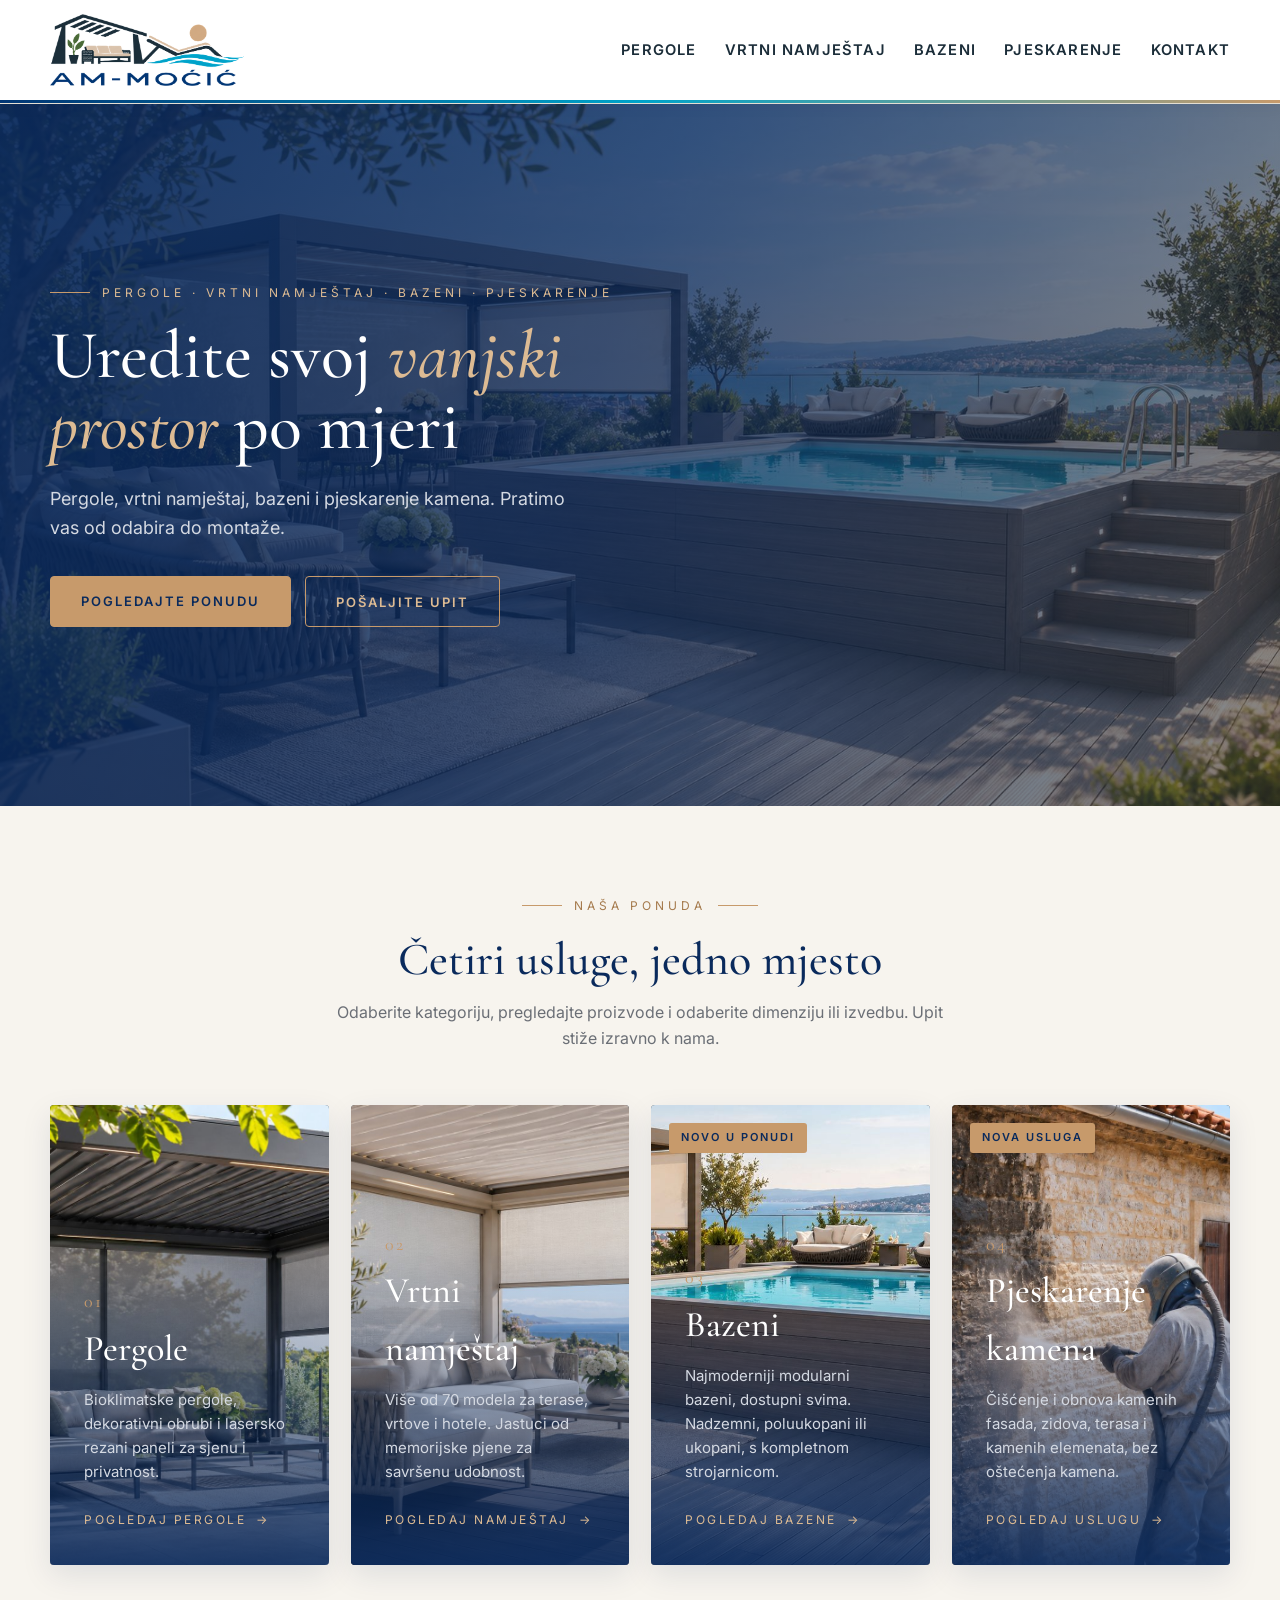
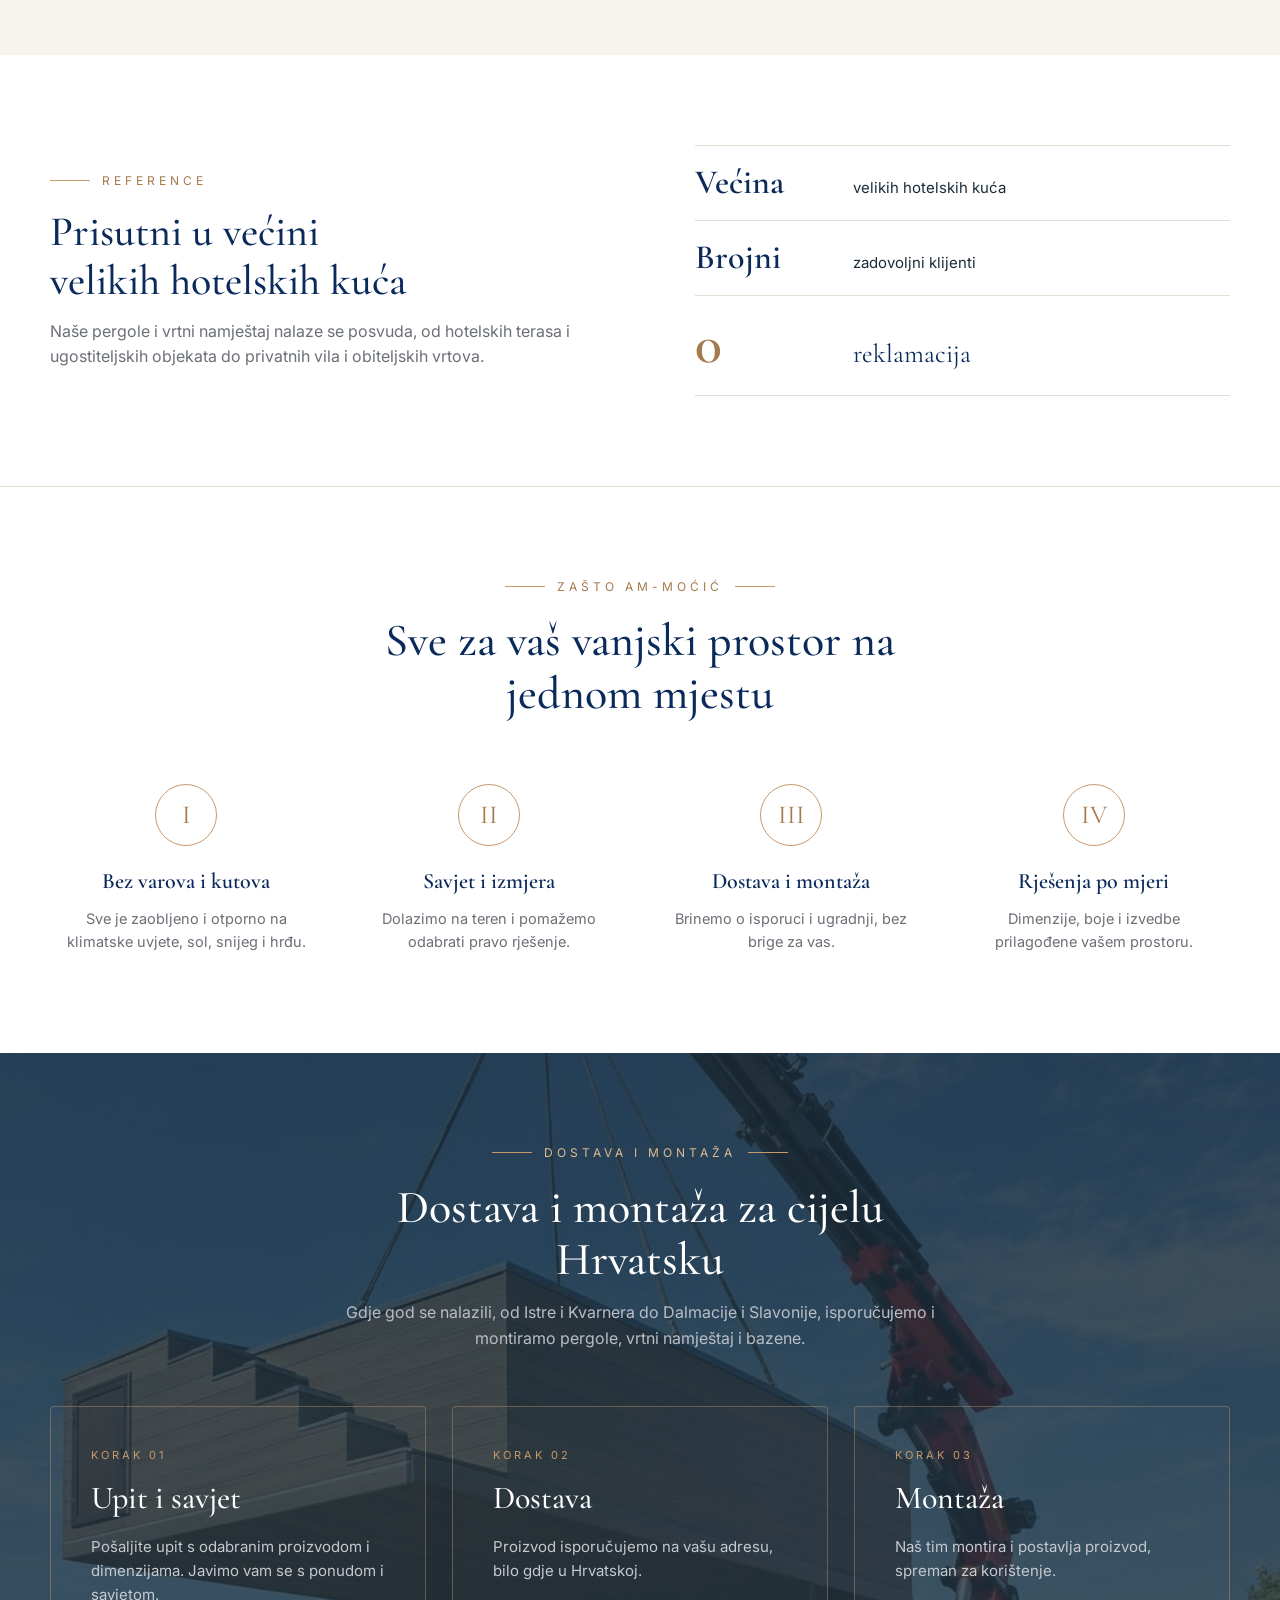
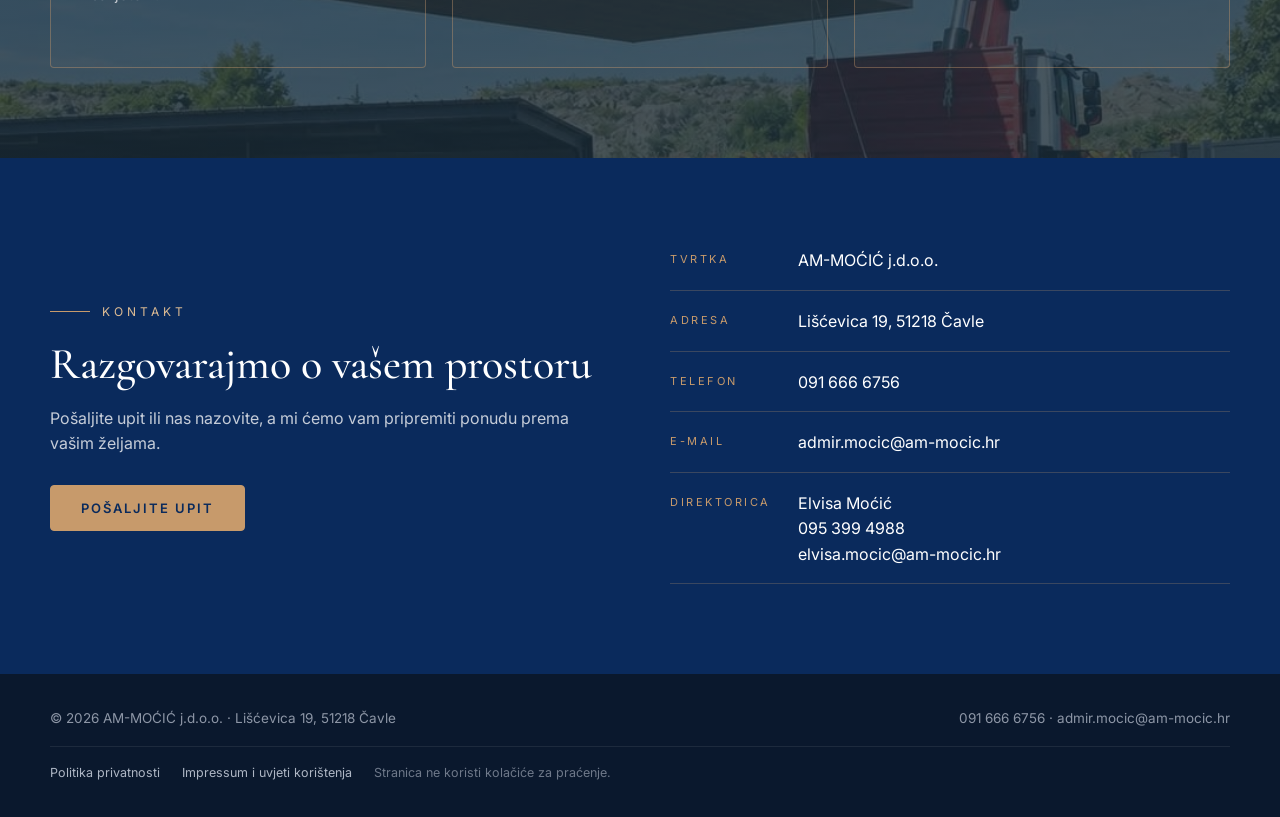
<file: index.html>
<!doctype html>
<html lang="hr">
<head>
<meta charset="utf-8">
<meta name="viewport" content="width=device-width, initial-scale=1">
<title>AM-MOĆIĆ | Pergole, vrtni namještaj i bazeni · Dostava i montaža u cijeloj Hrvatskoj</title>
<meta name="description" content="AM-MOĆIĆ — pergole, vrtni namještaj i modularni bazeni. Dostava i montaža dostupna za cijelu Hrvatsku.">
<link rel="icon" type="image/png" href="img/favicon.png">
<meta property="og:title" content="AM-MOĆIĆ | Pergole, vrtni namještaj i bazeni · Dostava i montaža u cijeloj Hrvatskoj">
<meta property="og:description" content="AM-MOĆIĆ — pergole, vrtni namještaj i modularni bazeni. Dostava i montaža dostupna za cijelu Hrvatsku.">
<meta property="og:image" content="img/logo.png">
<link rel="preconnect" href="https://fonts.googleapis.com"><link rel="preconnect" href="https://fonts.gstatic.com" crossorigin><link href="https://fonts.googleapis.com/css2?family=Cormorant+Garamond:ital,wght@0,500;0,600;0,700;1,500&family=Inter:wght@400;500;600&display=swap" rel="stylesheet">
<link rel="stylesheet" href="css/style.css">
</head>
<body>
<header class="site-header">
  <div class="container nav">
    <a href="index.html" class="logo" aria-label="AM-MOĆIĆ – početna stranica" title="Početna"><img src="img/logo.png" alt="AM-MOĆIĆ"></a>
    <button class="menu-toggle" aria-label="Izbornik">&#9776;</button>
    <ul class="menu"><li><a href="pergole.html">Pergole</a></li><li><a href="vrtni-namjestaj.html">Vrtni namještaj</a></li><li><a href="bazeni.html">Bazeni</a></li><li><a href="pjeskarenje.html">Pjeskarenje</a></li><li><a href="index.html#kontakt">Kontakt</a></li></ul>
  </div>
  <div class="wave-line"></div>
</header>
<section class="hero" style="padding:0">
  <img class="hero-bg" src="img/foto/hero.jpg" alt="" aria-hidden="true">
  <div class="container">
    <div class="hero-inner">
      <div class="eyebrow">Pergole · Vrtni namještaj · Bazeni · Pjeskarenje</div>
      <h1>Uredite svoj <em>vanjski prostor</em> po mjeri</h1>
      <p>Pergole, vrtni namještaj, bazeni i pjeskarenje kamena. Pratimo vas od odabira do montaže.</p>
      <div class="hero-actions">
        <a href="#ponuda" class="btn btn-gold">Pogledajte ponudu</a>
        <button type="button" class="btn btn-outline" data-open-inquiry>Pošaljite upit</button>
      </div>
    </div>
  </div>
</section>

<section id="ponuda">
  <div class="container">
    <div class="section-head">
      <div class="eyebrow">Naša ponuda</div>
      <h2>Četiri usluge, jedno mjesto</h2>
      <p>Odaberite kategoriju, pregledajte proizvode i odaberite dimenziju ili izvedbu. Upit stiže izravno k nama.</p>
    </div>
    <div class="categories">
      <a href="pergole.html" class="cat-card">
        <img class="cat-bg" src="img/foto/kartica-pergole.jpg" alt="" aria-hidden="true">
        <div class="cat-body">
          <div class="cat-num">01</div>
          <h3>Pergole</h3>
          <p>Bioklimatske pergole, dekorativni obrubi i lasersko rezani paneli za sjenu i privatnost.</p>
          <span class="cat-link">Pogledaj pergole</span>
        </div>
      </a>
      <a href="vrtni-namjestaj.html" class="cat-card">
        <img class="cat-bg" src="img/foto/kartica-namjestaj.jpg" alt="" aria-hidden="true">
        <div class="cat-body">
          <div class="cat-num">02</div>
          <h3>Vrtni namještaj</h3>
          <p>Više od 70 modela za terase, vrtove i hotele. Jastuci od memorijske pjene za savršenu udobnost.</p>
          <span class="cat-link">Pogledaj namještaj</span>
        </div>
      </a>
      <a href="bazeni.html" class="cat-card">
        <img class="cat-bg" src="img/foto/kartica-bazeni.jpg" alt="" aria-hidden="true">
        <span class="new-badge cat-new">Novo u ponudi</span>
        <div class="cat-body">
          <div class="cat-num">03</div>
          <h3>Bazeni</h3>
          <p>Najmoderniji modularni bazeni, dostupni svima. Nadzemni, poluukopani ili ukopani, s kompletnom strojarnicom.</p>
          <span class="cat-link">Pogledaj bazene</span>
        </div>
      </a>
      <a href="pjeskarenje.html" class="cat-card">
        <img class="cat-bg" src="img/foto/kartica-pjeskarenje.jpg" alt="" aria-hidden="true">
        <span class="new-badge cat-new">Nova usluga</span>
        <div class="cat-body">
          <div class="cat-num">04</div>
          <h3>Pjeskarenje kamena</h3>
          <p>Čišćenje i obnova kamenih fasada, zidova, terasa i kamenih elemenata, bez oštećenja kamena.</p>
          <span class="cat-link">Pogledaj uslugu</span>
        </div>
      </a>
    </div>
  </div>
</section>

<section class="trust">
  <div class="container trust-inner">
    <div class="trust-lead">
      <div class="eyebrow">Reference</div>
      <h2>Prisutni u većini velikih hotelskih kuća</h2>
      <p>Naše pergole i vrtni namještaj nalaze se posvuda, od hotelskih terasa i ugostiteljskih objekata do privatnih vila i obiteljskih vrtova.</p>
    </div>
    <ul class="trust-facts">
      <li><strong>Većina</strong><span>velikih hotelskih kuća</span></li>
      <li><strong>Brojni</strong><span>zadovoljni klijenti</span></li>
      <li class="zero"><strong>0</strong><span>reklamacija</span></li>
    </ul>
  </div>
</section>

<section class="why">
  <div class="container">
    <div class="section-head">
      <div class="eyebrow">Zašto AM-MOĆIĆ</div>
      <h2>Sve za vaš vanjski prostor na jednom mjestu</h2>
    </div>
    <div class="why-grid">
      <div class="why-item"><div class="why-icon">I</div><h4>Bez varova i kutova</h4><p>Sve je zaobljeno i otporno na klimatske uvjete, sol, snijeg i hrđu.</p></div>
      <div class="why-item"><div class="why-icon">II</div><h4>Savjet i izmjera</h4><p>Dolazimo na teren i pomažemo odabrati pravo rješenje.</p></div>
      <div class="why-item"><div class="why-icon">III</div><h4>Dostava i montaža</h4><p>Brinemo o isporuci i ugradnji, bez brige za vas.</p></div>
      <div class="why-item"><div class="why-icon">IV</div><h4>Rješenja po mjeri</h4><p>Dimenzije, boje i izvedbe prilagođene vašem prostoru.</p></div>
    </div>
  </div>
</section>

<section class="partners with-photo" id="dostava">
  <div class="container">
    <div class="section-head">
      <div class="eyebrow">Dostava i montaža</div>
      <h2>Dostava i montaža za cijelu Hrvatsku</h2>
      <p>Gdje god se nalazili, od Istre i Kvarnera do Dalmacije i Slavonije, isporučujemo i montiramo pergole, vrtni namještaj i bazene.</p>
    </div>
    <div class="partner-grid steps">
      <div class="partner"><div class="tag">Korak 01</div><h3>Upit i savjet</h3><p>Pošaljite upit s odabranim proizvodom i dimenzijama. Javimo vam se s ponudom i savjetom.</p></div>
      <div class="partner"><div class="tag">Korak 02</div><h3>Dostava</h3><p>Proizvod isporučujemo na vašu adresu, bilo gdje u Hrvatskoj.</p></div>
      <div class="partner"><div class="tag">Korak 03</div><h3>Montaža</h3><p>Naš tim montira i postavlja proizvod, spreman za korištenje.</p></div>
    </div>
  </div>
</section>

<section class="contact" id="kontakt">
  <div class="container contact-grid">
    <div>
      <div class="eyebrow">Kontakt</div>
      <h2>Razgovarajmo o vašem prostoru</h2>
      <p style="margin-bottom:28px">Pošaljite upit ili nas nazovite, a mi ćemo vam pripremiti ponudu prema vašim željama.</p>
      <button type="button" class="btn btn-gold" data-open-inquiry>Pošaljite upit</button>
    </div>
    <ul class="contact-list">
      <li><span>Tvrtka</span>AM-MOĆIĆ j.d.o.o.</li>
      <li><span>Adresa</span>Lišćevica 19, 51218 Čavle</li>
      <li><span>Telefon</span><a href="tel:+385916666756">091 666 6756</a></li>
      <li><span>E-mail</span><a href="mailto:admir.mocic@am-mocic.hr">admir.mocic@am-mocic.hr</a></li>
      <li><span>Direktorica</span><div>Elvisa Moćić<br><a href="tel:+385953994988">095 399 4988</a><br><a href="mailto:elvisa.mocic@am-mocic.hr">elvisa.mocic@am-mocic.hr</a></div></li>
    </ul>
  </div>
</section>

<footer class="site-footer">
  <div class="container footer-inner">
    <div>© <span data-year></span> AM-MOĆIĆ j.d.o.o. · Lišćevica 19, 51218 Čavle</div>
    <div><a href="tel:+385916666756">091 666 6756</a> · <a href="mailto:admir.mocic@am-mocic.hr">admir.mocic@am-mocic.hr</a></div>
  </div>
  <div class="container footer-legal">
    <a href="politika-privatnosti.html">Politika privatnosti</a>
    <a href="impressum.html">Impressum i uvjeti korištenja</a>
    <span>Stranica ne koristi kolačiće za praćenje.</span>
  </div>
</footer>

<div class="modal" id="inquiry-modal" role="dialog" aria-modal="true" aria-labelledby="inq-title">
  <div class="modal-box">
    <button class="modal-close" aria-label="Zatvori">&times;</button>
    <h3 id="inq-title">Pošaljite upit</h3>
    <p style="color:var(--muted);font-size:14px">Javit ćemo vam se s ponudom u najkraćem roku.</p>
    <div class="summary"></div>
    <form name="upit" method="POST" action="/hvala.html" data-netlify="true" netlify-honeypot="bot-field">
      <input type="hidden" name="form-name" value="upit">
      <input type="hidden" name="proizvod">
      <input type="hidden" name="odabir">
      <p class="hidden"><label>Ne ispunjavati: <input name="bot-field"></label></p>
      <div class="form-grid">
        <div class="field"><label for="f-ime">Ime i prezime *</label><input id="f-ime" name="ime" required autocomplete="name"></div>
        <div class="field"><label for="f-tel">Telefon *</label><input id="f-tel" name="telefon" type="tel" required autocomplete="tel"></div>
        <div class="field"><label for="f-mail">E-mail *</label><input id="f-mail" name="email" type="email" required autocomplete="email"></div>
        <div class="field"><label for="f-mjesto">Mjesto</label><input id="f-mjesto" name="mjesto" autocomplete="address-level2"></div>
        <div class="field full"><label for="f-poruka">Poruka</label><textarea id="f-poruka" name="poruka" rows="4" placeholder="Dodatne želje, dimenzije prostora, rok…"></textarea></div>
        <label class="consent full"><input type="checkbox" name="privola" value="da" required> Slažem se da AM-MOĆIĆ j.d.o.o. koristi moje podatke isključivo radi odgovora na ovaj upit, u skladu s <a href="politika-privatnosti.html" target="_blank">Politikom privatnosti</a>.</label>
        <div class="full"><button type="submit" class="btn btn-gold btn-block">Pošalji upit</button></div>
      </div>
    </form>
  </div>
</div>
<script src="js/main.js"></script>
</body>
</html>
</file>
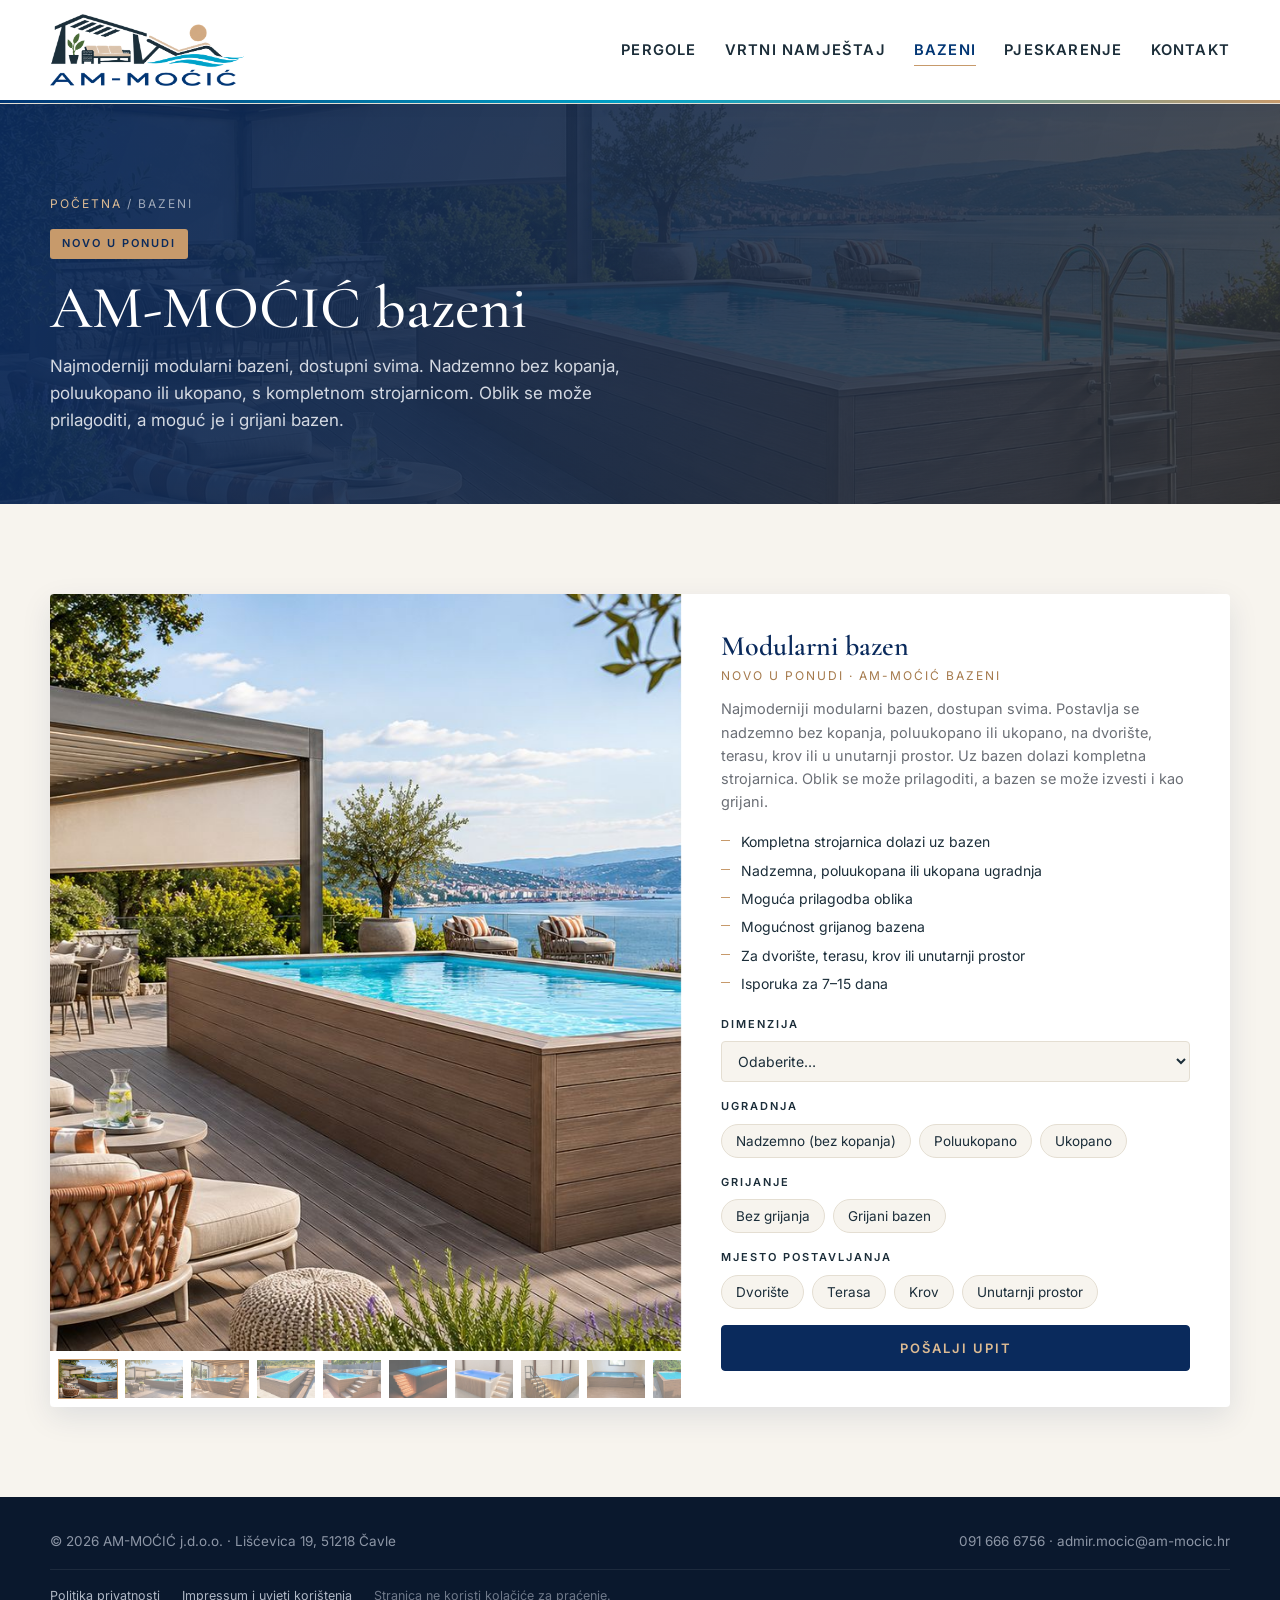
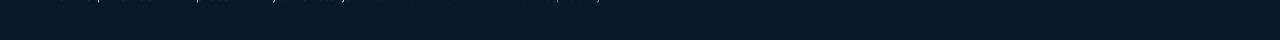
<file: bazeni.html>
<!doctype html>
<html lang="hr">
<head>
<meta charset="utf-8">
<meta name="viewport" content="width=device-width, initial-scale=1">
<title>Bazeni | AM-MOĆIĆ</title>
<meta name="description" content="AM-MOĆIĆ modularni bazeni, novo u ponudi: nadzemna, poluukopana ili ukopana ugradnja, kompletna strojarnica, prilagodba oblika i grijanje. Dostava i montaža za cijelu Hrvatsku.">
<link rel="icon" type="image/png" href="img/favicon.png">
<meta property="og:title" content="Bazeni | AM-MOĆIĆ">
<meta property="og:description" content="AM-MOĆIĆ modularni bazeni, novo u ponudi: nadzemna, poluukopana ili ukopana ugradnja, kompletna strojarnica, prilagodba oblika i grijanje. Dostava i montaža za cijelu Hrvatsku.">
<meta property="og:image" content="img/logo.png">
<link rel="preconnect" href="https://fonts.googleapis.com"><link rel="preconnect" href="https://fonts.gstatic.com" crossorigin><link href="https://fonts.googleapis.com/css2?family=Cormorant+Garamond:ital,wght@0,500;0,600;0,700;1,500&family=Inter:wght@400;500;600&display=swap" rel="stylesheet">
<link rel="stylesheet" href="css/style.css">
</head>
<body>
<header class="site-header">
  <div class="container nav">
    <a href="index.html" class="logo" aria-label="AM-MOĆIĆ – početna stranica" title="Početna"><img src="img/logo.png" alt="AM-MOĆIĆ"></a>
    <button class="menu-toggle" aria-label="Izbornik">&#9776;</button>
    <ul class="menu"><li><a href="pergole.html">Pergole</a></li><li><a href="vrtni-namjestaj.html">Vrtni namještaj</a></li><li><a href="bazeni.html" class="active">Bazeni</a></li><li><a href="pjeskarenje.html">Pjeskarenje</a></li><li><a href="index.html#kontakt">Kontakt</a></li></ul>
  </div>
  <div class="wave-line"></div>
</header>
<section class="page-hero" style="background-image:linear-gradient(110deg,rgba(10,42,92,.95),rgba(46,49,54,.85)),url('img/foto/bazeni-hero.jpg')">
  <div class="container">
    <div class="breadcrumb"><a href="index.html">Početna</a> / Bazeni</div>
    <span class="new-badge">Novo u ponudi</span>
    <h1>AM-MOĆIĆ bazeni</h1>
    <p>Najmoderniji modularni bazeni, dostupni svima. Nadzemno bez kopanja, poluukopano ili ukopano, s kompletnom strojarnicom. Oblik se može prilagoditi, a moguć je i grijani bazen.</p>
  </div>
</section>
<section>
  <div class="container">
    <div class="products" id="products" data-category="bazeni"></div>
  </div>
</section>

<footer class="site-footer">
  <div class="container footer-inner">
    <div>© <span data-year></span> AM-MOĆIĆ j.d.o.o. · Lišćevica 19, 51218 Čavle</div>
    <div><a href="tel:+385916666756">091 666 6756</a> · <a href="mailto:admir.mocic@am-mocic.hr">admir.mocic@am-mocic.hr</a></div>
  </div>
  <div class="container footer-legal">
    <a href="politika-privatnosti.html">Politika privatnosti</a>
    <a href="impressum.html">Impressum i uvjeti korištenja</a>
    <span>Stranica ne koristi kolačiće za praćenje.</span>
  </div>
</footer>

<div class="modal" id="inquiry-modal" role="dialog" aria-modal="true" aria-labelledby="inq-title">
  <div class="modal-box">
    <button class="modal-close" aria-label="Zatvori">&times;</button>
    <h3 id="inq-title">Pošaljite upit</h3>
    <p style="color:var(--muted);font-size:14px">Javit ćemo vam se s ponudom u najkraćem roku.</p>
    <div class="summary"></div>
    <form name="upit" method="POST" action="/hvala.html" data-netlify="true" netlify-honeypot="bot-field">
      <input type="hidden" name="form-name" value="upit">
      <input type="hidden" name="proizvod">
      <input type="hidden" name="odabir">
      <p class="hidden"><label>Ne ispunjavati: <input name="bot-field"></label></p>
      <div class="form-grid">
        <div class="field"><label for="f-ime">Ime i prezime *</label><input id="f-ime" name="ime" required autocomplete="name"></div>
        <div class="field"><label for="f-tel">Telefon *</label><input id="f-tel" name="telefon" type="tel" required autocomplete="tel"></div>
        <div class="field"><label for="f-mail">E-mail *</label><input id="f-mail" name="email" type="email" required autocomplete="email"></div>
        <div class="field"><label for="f-mjesto">Mjesto</label><input id="f-mjesto" name="mjesto" autocomplete="address-level2"></div>
        <div class="field full"><label for="f-poruka">Poruka</label><textarea id="f-poruka" name="poruka" rows="4" placeholder="Dodatne želje, dimenzije prostora, rok…"></textarea></div>
        <label class="consent full"><input type="checkbox" name="privola" value="da" required> Slažem se da AM-MOĆIĆ j.d.o.o. koristi moje podatke isključivo radi odgovora na ovaj upit, u skladu s <a href="politika-privatnosti.html" target="_blank">Politikom privatnosti</a>.</label>
        <div class="full"><button type="submit" class="btn btn-gold btn-block">Pošalji upit</button></div>
      </div>
    </form>
  </div>
</div>
<script src="js/products.js"></script><script src="js/main.js"></script>
</body>
</html>
</file>
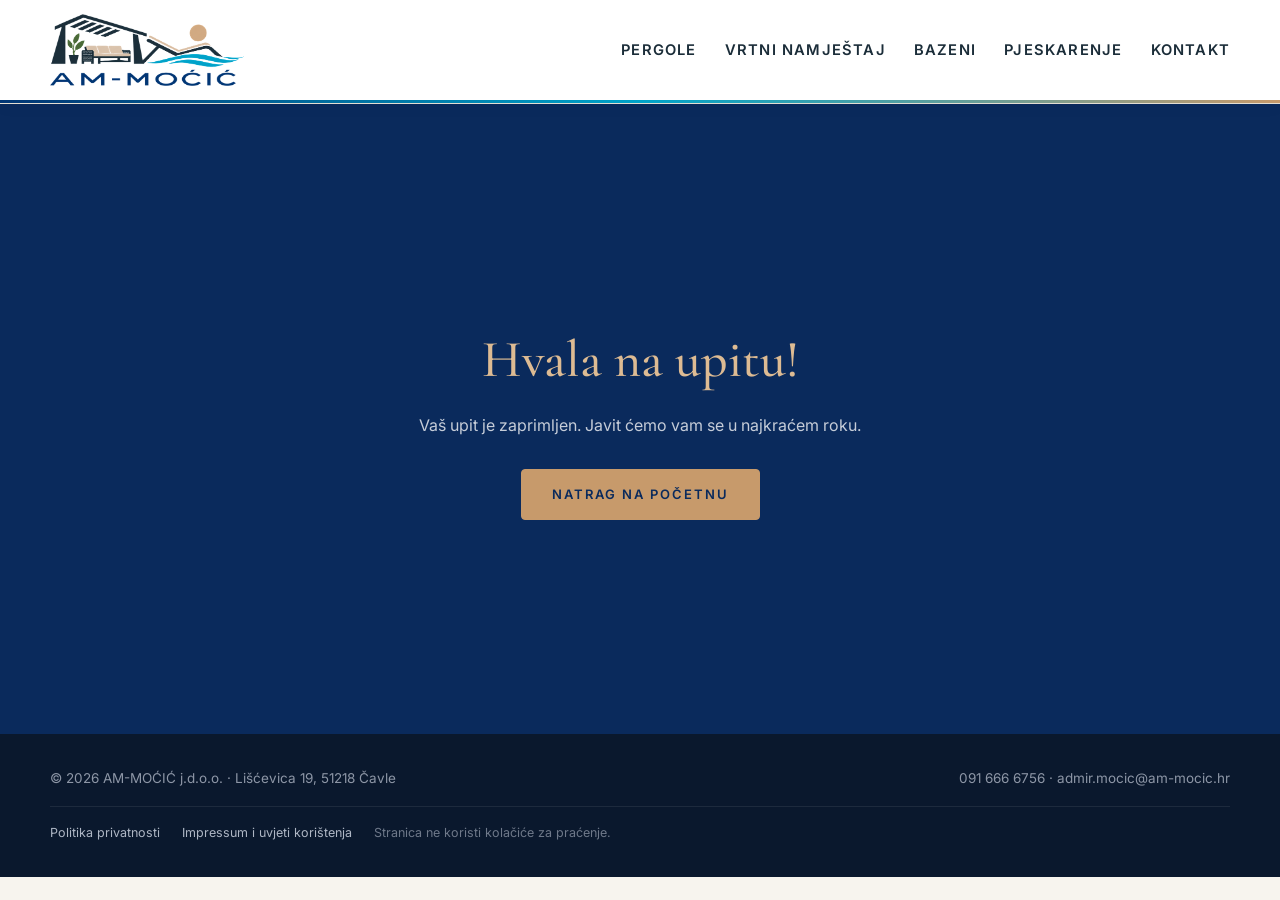
<file: hvala.html>
<!doctype html>
<html lang="hr">
<head>
<meta charset="utf-8">
<meta name="viewport" content="width=device-width, initial-scale=1">
<title>Hvala na upitu | AM-MOĆIĆ</title>
<meta name="description" content="Upit je zaprimljen.">
<link rel="icon" type="image/png" href="img/favicon.png">
<meta property="og:title" content="Hvala na upitu | AM-MOĆIĆ">
<meta property="og:description" content="Upit je zaprimljen.">
<meta property="og:image" content="img/logo.png">
<link rel="preconnect" href="https://fonts.googleapis.com"><link rel="preconnect" href="https://fonts.gstatic.com" crossorigin><link href="https://fonts.googleapis.com/css2?family=Cormorant+Garamond:ital,wght@0,500;0,600;0,700;1,500&family=Inter:wght@400;500;600&display=swap" rel="stylesheet">
<link rel="stylesheet" href="css/style.css">
</head>
<body>
<header class="site-header">
  <div class="container nav">
    <a href="index.html" class="logo" aria-label="AM-MOĆIĆ – početna stranica" title="Početna"><img src="img/logo.png" alt="AM-MOĆIĆ"></a>
    <button class="menu-toggle" aria-label="Izbornik">&#9776;</button>
    <ul class="menu"><li><a href="pergole.html">Pergole</a></li><li><a href="vrtni-namjestaj.html">Vrtni namještaj</a></li><li><a href="bazeni.html">Bazeni</a></li><li><a href="pjeskarenje.html">Pjeskarenje</a></li><li><a href="index.html#kontakt">Kontakt</a></li></ul>
  </div>
  <div class="wave-line"></div>
</header>
<section class="thanks">
  <div>
    <h1>Hvala na upitu!</h1>
    <p>Vaš upit je zaprimljen. Javit ćemo vam se u najkraćem roku.</p>
    <a href="index.html" class="btn btn-gold">Natrag na početnu</a>
  </div>
</section>

<footer class="site-footer">
  <div class="container footer-inner">
    <div>© <span data-year></span> AM-MOĆIĆ j.d.o.o. · Lišćevica 19, 51218 Čavle</div>
    <div><a href="tel:+385916666756">091 666 6756</a> · <a href="mailto:admir.mocic@am-mocic.hr">admir.mocic@am-mocic.hr</a></div>
  </div>
  <div class="container footer-legal">
    <a href="politika-privatnosti.html">Politika privatnosti</a>
    <a href="impressum.html">Impressum i uvjeti korištenja</a>
    <span>Stranica ne koristi kolačiće za praćenje.</span>
  </div>
</footer>

<div class="modal" id="inquiry-modal" role="dialog" aria-modal="true" aria-labelledby="inq-title">
  <div class="modal-box">
    <button class="modal-close" aria-label="Zatvori">&times;</button>
    <h3 id="inq-title">Pošaljite upit</h3>
    <p style="color:var(--muted);font-size:14px">Javit ćemo vam se s ponudom u najkraćem roku.</p>
    <div class="summary"></div>
    <form name="upit" method="POST" action="/hvala.html" data-netlify="true" netlify-honeypot="bot-field">
      <input type="hidden" name="form-name" value="upit">
      <input type="hidden" name="proizvod">
      <input type="hidden" name="odabir">
      <p class="hidden"><label>Ne ispunjavati: <input name="bot-field"></label></p>
      <div class="form-grid">
        <div class="field"><label for="f-ime">Ime i prezime *</label><input id="f-ime" name="ime" required autocomplete="name"></div>
        <div class="field"><label for="f-tel">Telefon *</label><input id="f-tel" name="telefon" type="tel" required autocomplete="tel"></div>
        <div class="field"><label for="f-mail">E-mail *</label><input id="f-mail" name="email" type="email" required autocomplete="email"></div>
        <div class="field"><label for="f-mjesto">Mjesto</label><input id="f-mjesto" name="mjesto" autocomplete="address-level2"></div>
        <div class="field full"><label for="f-poruka">Poruka</label><textarea id="f-poruka" name="poruka" rows="4" placeholder="Dodatne želje, dimenzije prostora, rok…"></textarea></div>
        <label class="consent full"><input type="checkbox" name="privola" value="da" required> Slažem se da AM-MOĆIĆ j.d.o.o. koristi moje podatke isključivo radi odgovora na ovaj upit, u skladu s <a href="politika-privatnosti.html" target="_blank">Politikom privatnosti</a>.</label>
        <div class="full"><button type="submit" class="btn btn-gold btn-block">Pošalji upit</button></div>
      </div>
    </form>
  </div>
</div>
<script src="js/main.js"></script>
</body>
</html>
</file>
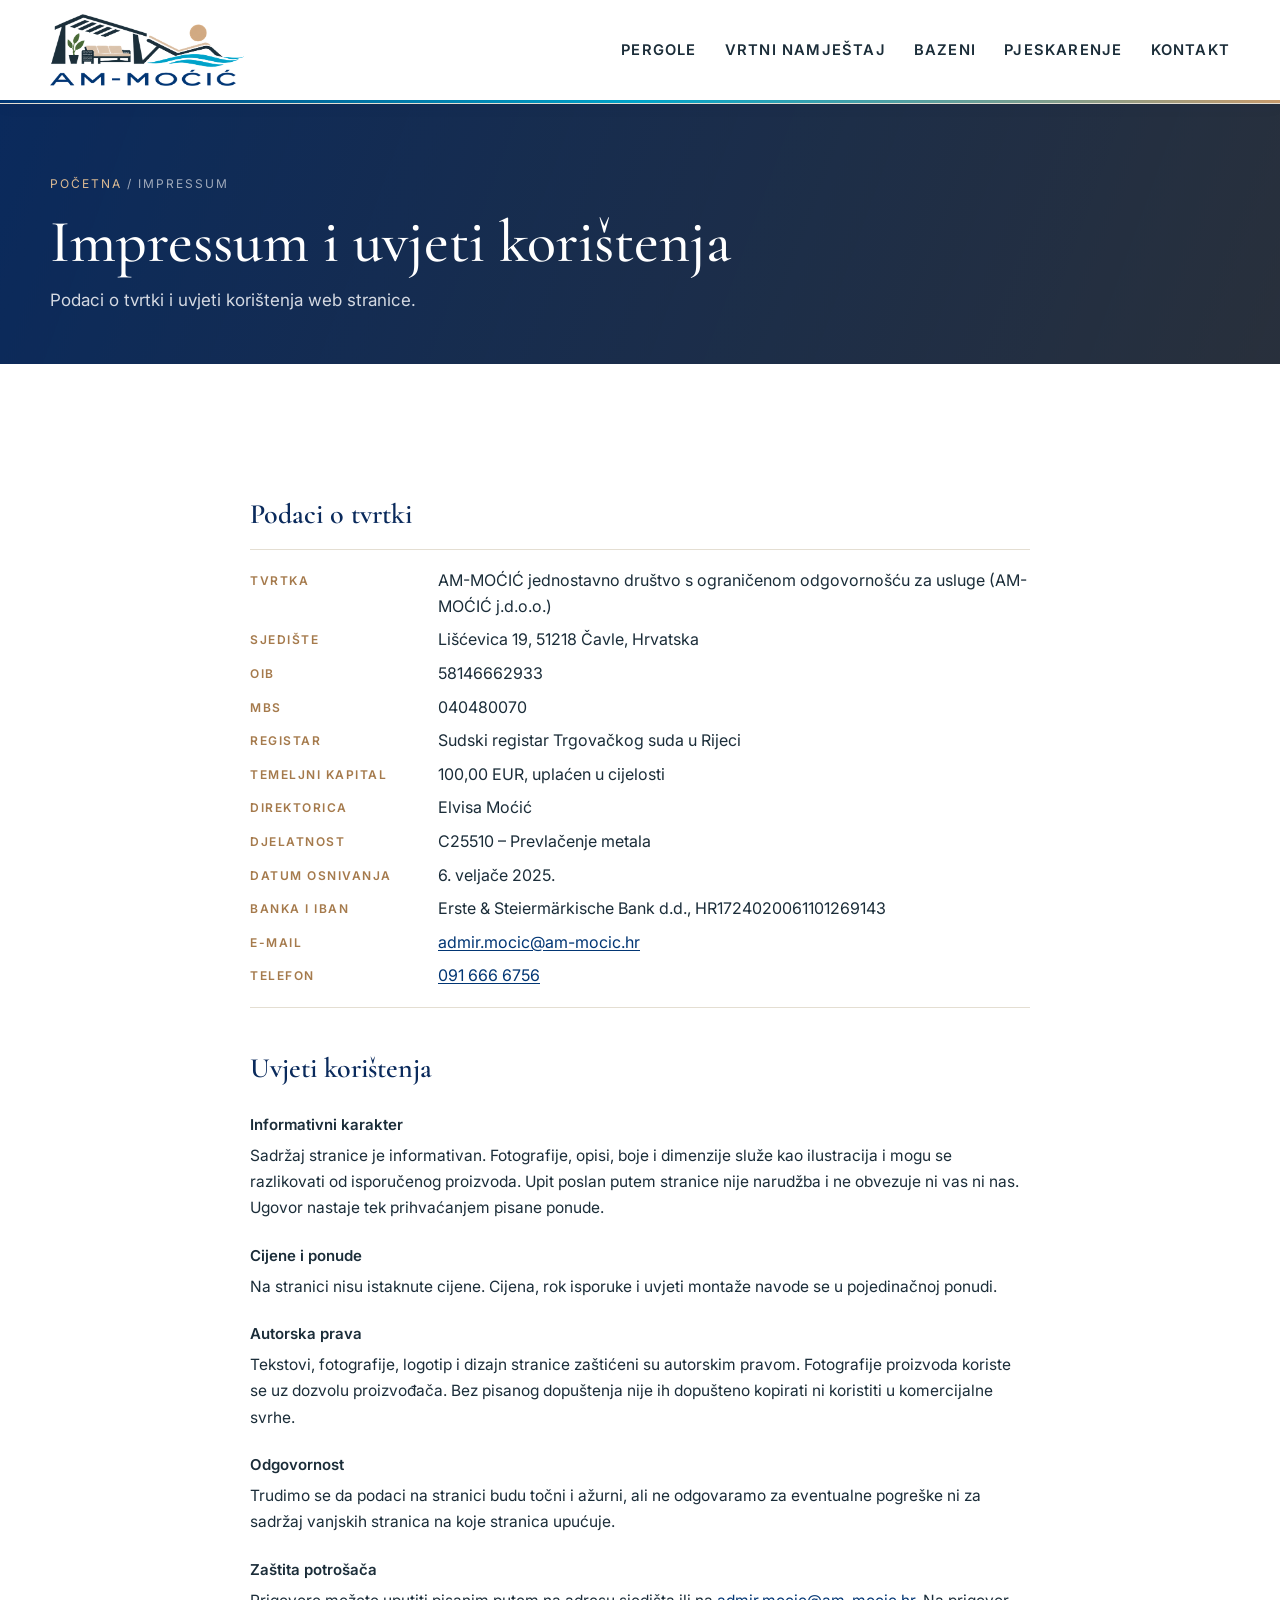
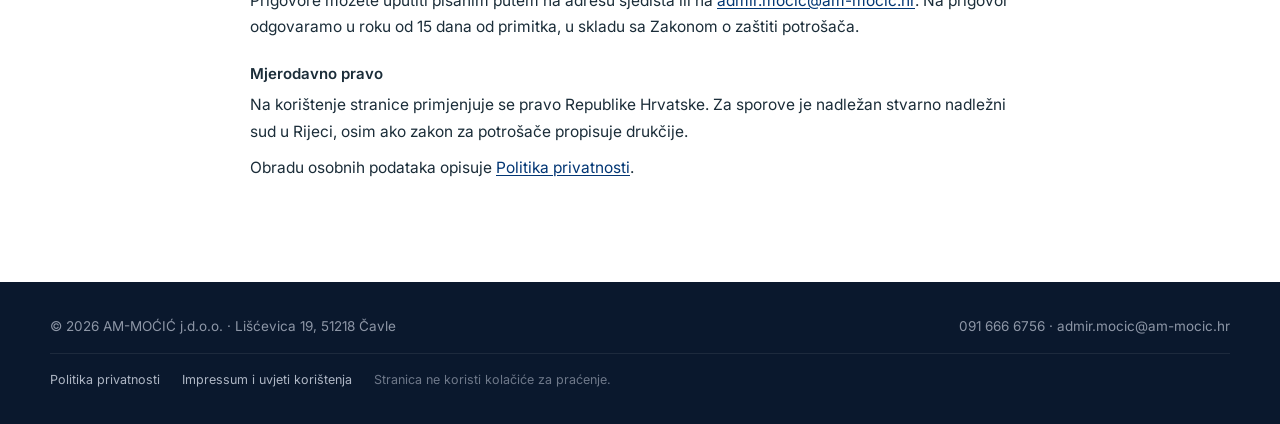
<file: impressum.html>
<!doctype html>
<html lang="hr">
<head>
<meta charset="utf-8">
<meta name="viewport" content="width=device-width, initial-scale=1">
<title>Impressum | AM-MOĆIĆ</title>
<meta name="description" content="Impressum i uvjeti korištenja – AM-MOĆIĆ j.d.o.o., Čavle.">
<link rel="icon" type="image/png" href="img/favicon.png">
<meta property="og:title" content="Impressum | AM-MOĆIĆ">
<meta property="og:description" content="Impressum i uvjeti korištenja – AM-MOĆIĆ j.d.o.o., Čavle.">
<meta property="og:image" content="img/logo.png">
<link rel="preconnect" href="https://fonts.googleapis.com"><link rel="preconnect" href="https://fonts.gstatic.com" crossorigin><link href="https://fonts.googleapis.com/css2?family=Cormorant+Garamond:ital,wght@0,500;0,600;0,700;1,500&family=Inter:wght@400;500;600&display=swap" rel="stylesheet">
<link rel="stylesheet" href="css/style.css">
</head>
<body>
<header class="site-header">
  <div class="container nav">
    <a href="index.html" class="logo" aria-label="AM-MOĆIĆ – početna stranica" title="Početna"><img src="img/logo.png" alt="AM-MOĆIĆ"></a>
    <button class="menu-toggle" aria-label="Izbornik">&#9776;</button>
    <ul class="menu"><li><a href="pergole.html">Pergole</a></li><li><a href="vrtni-namjestaj.html">Vrtni namještaj</a></li><li><a href="bazeni.html">Bazeni</a></li><li><a href="pjeskarenje.html">Pjeskarenje</a></li><li><a href="index.html#kontakt">Kontakt</a></li></ul>
  </div>
  <div class="wave-line"></div>
</header>
<section class="page-hero legal-hero">
  <div class="container">
    <div class="breadcrumb"><a href="index.html">Početna</a> / Impressum</div>
    <h1>Impressum i uvjeti korištenja</h1>
    <p>Podaci o tvrtki i uvjeti korištenja web stranice.</p>
  </div>
</section>
<section class="legal">
  <div class="container legal-body">
    <h2>Podaci o tvrtki</h2>
    <dl class="legal-dl">
      <dt>Tvrtka</dt><dd>AM-MOĆIĆ jednostavno društvo s ograničenom odgovornošću za usluge (AM-MOĆIĆ j.d.o.o.)</dd>
      <dt>Sjedište</dt><dd>Lišćevica 19, 51218 Čavle, Hrvatska</dd>
      <dt>OIB</dt><dd>58146662933</dd>
      <dt>MBS</dt><dd>040480070</dd>
      <dt>Registar</dt><dd>Sudski registar Trgovačkog suda u Rijeci</dd>
      <dt>Temeljni kapital</dt><dd>100,00 EUR, uplaćen u cijelosti</dd>
      <dt>Direktorica</dt><dd>Elvisa Moćić</dd>
      <dt>Djelatnost</dt><dd>C25510 – Prevlačenje metala</dd>
      <dt>Datum osnivanja</dt><dd>6. veljače 2025.</dd>
      <dt>Banka i IBAN</dt><dd>Erste &amp; Steiermärkische Bank d.d., HR1724020061101269143</dd>
      <dt>E-mail</dt><dd><a href="mailto:admir.mocic@am-mocic.hr">admir.mocic@am-mocic.hr</a></dd>
      <dt>Telefon</dt><dd><a href="tel:+385916666756">091 666 6756</a></dd>
    </dl>

    <h2>Uvjeti korištenja</h2>
    <h3>Informativni karakter</h3>
    <p>Sadržaj stranice je informativan. Fotografije, opisi, boje i dimenzije služe kao ilustracija i mogu se razlikovati od isporučenog proizvoda. Upit poslan putem stranice nije narudžba i ne obvezuje ni vas ni nas. Ugovor nastaje tek prihvaćanjem pisane ponude.</p>
    <h3>Cijene i ponude</h3>
    <p>Na stranici nisu istaknute cijene. Cijena, rok isporuke i uvjeti montaže navode se u pojedinačnoj ponudi.</p>
    <h3>Autorska prava</h3>
    <p>Tekstovi, fotografije, logotip i dizajn stranice zaštićeni su autorskim pravom. Fotografije proizvoda koriste se uz dozvolu proizvođača. Bez pisanog dopuštenja nije ih dopušteno kopirati ni koristiti u komercijalne svrhe.</p>
    <h3>Odgovornost</h3>
    <p>Trudimo se da podaci na stranici budu točni i ažurni, ali ne odgovaramo za eventualne pogreške ni za sadržaj vanjskih stranica na koje stranica upućuje.</p>
    <h3>Zaštita potrošača</h3>
    <p>Prigovore možete uputiti pisanim putem na adresu sjedišta ili na <a href="mailto:admir.mocic@am-mocic.hr">admir.mocic@am-mocic.hr</a>. Na prigovor odgovaramo u roku od 15 dana od primitka, u skladu sa Zakonom o zaštiti potrošača.</p>
    <h3>Mjerodavno pravo</h3>
    <p>Na korištenje stranice primjenjuje se pravo Republike Hrvatske. Za sporove je nadležan stvarno nadležni sud u Rijeci, osim ako zakon za potrošače propisuje drukčije.</p>
    <p>Obradu osobnih podataka opisuje <a href="politika-privatnosti.html">Politika privatnosti</a>.</p>
  </div>
</section>


<footer class="site-footer">
  <div class="container footer-inner">
    <div>© <span data-year></span> AM-MOĆIĆ j.d.o.o. · Lišćevica 19, 51218 Čavle</div>
    <div><a href="tel:+385916666756">091 666 6756</a> · <a href="mailto:admir.mocic@am-mocic.hr">admir.mocic@am-mocic.hr</a></div>
  </div>
  <div class="container footer-legal">
    <a href="politika-privatnosti.html">Politika privatnosti</a>
    <a href="impressum.html">Impressum i uvjeti korištenja</a>
    <span>Stranica ne koristi kolačiće za praćenje.</span>
  </div>
</footer>

<div class="modal" id="inquiry-modal" role="dialog" aria-modal="true" aria-labelledby="inq-title">
  <div class="modal-box">
    <button class="modal-close" aria-label="Zatvori">&times;</button>
    <h3 id="inq-title">Pošaljite upit</h3>
    <p style="color:var(--muted);font-size:14px">Javit ćemo vam se s ponudom u najkraćem roku.</p>
    <div class="summary"></div>
    <form name="upit" method="POST" action="/hvala.html" data-netlify="true" netlify-honeypot="bot-field">
      <input type="hidden" name="form-name" value="upit">
      <input type="hidden" name="proizvod">
      <input type="hidden" name="odabir">
      <p class="hidden"><label>Ne ispunjavati: <input name="bot-field"></label></p>
      <div class="form-grid">
        <div class="field"><label for="f-ime">Ime i prezime *</label><input id="f-ime" name="ime" required autocomplete="name"></div>
        <div class="field"><label for="f-tel">Telefon *</label><input id="f-tel" name="telefon" type="tel" required autocomplete="tel"></div>
        <div class="field"><label for="f-mail">E-mail *</label><input id="f-mail" name="email" type="email" required autocomplete="email"></div>
        <div class="field"><label for="f-mjesto">Mjesto</label><input id="f-mjesto" name="mjesto" autocomplete="address-level2"></div>
        <div class="field full"><label for="f-poruka">Poruka</label><textarea id="f-poruka" name="poruka" rows="4" placeholder="Dodatne želje, dimenzije prostora, rok…"></textarea></div>
        <label class="consent full"><input type="checkbox" name="privola" value="da" required> Slažem se da AM-MOĆIĆ j.d.o.o. koristi moje podatke isključivo radi odgovora na ovaj upit, u skladu s <a href="politika-privatnosti.html" target="_blank">Politikom privatnosti</a>.</label>
        <div class="full"><button type="submit" class="btn btn-gold btn-block">Pošalji upit</button></div>
      </div>
    </form>
  </div>
</div>
<script src="js/main.js"></script>
</body>
</html>
</file>
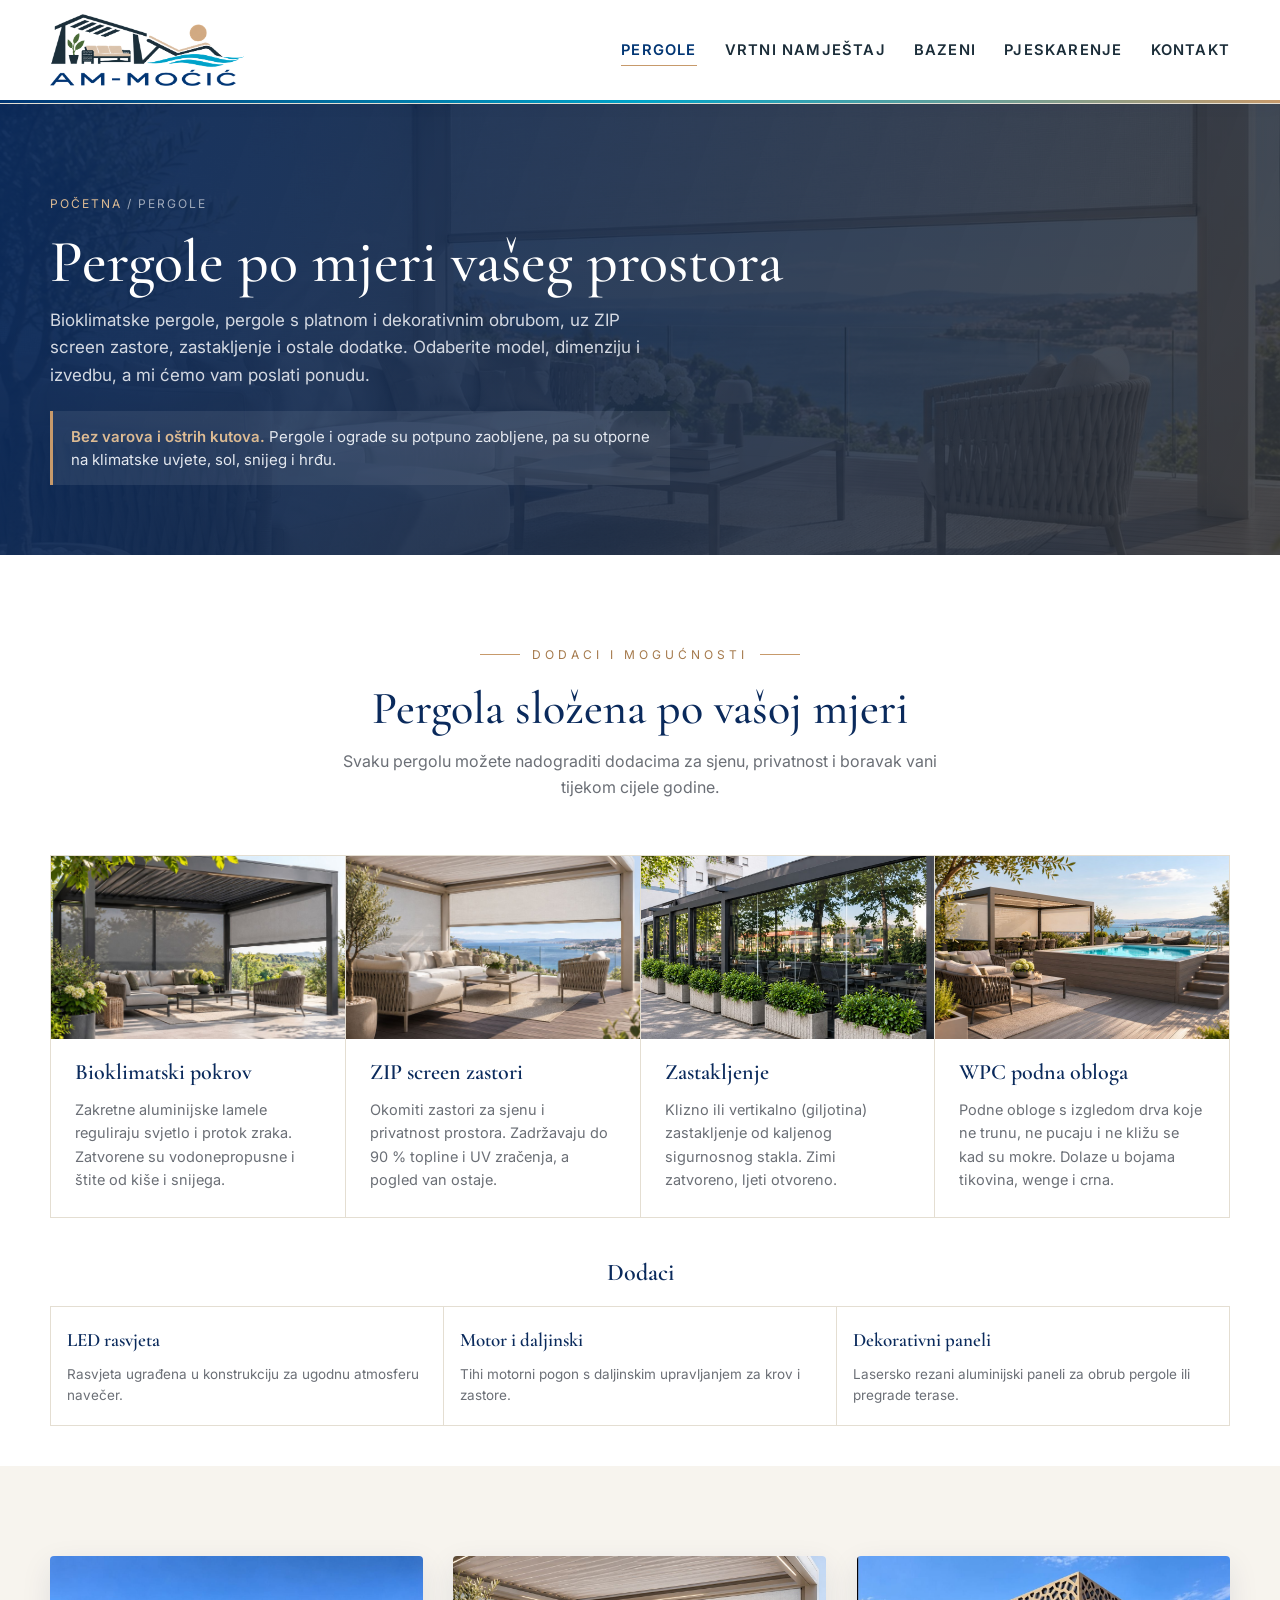
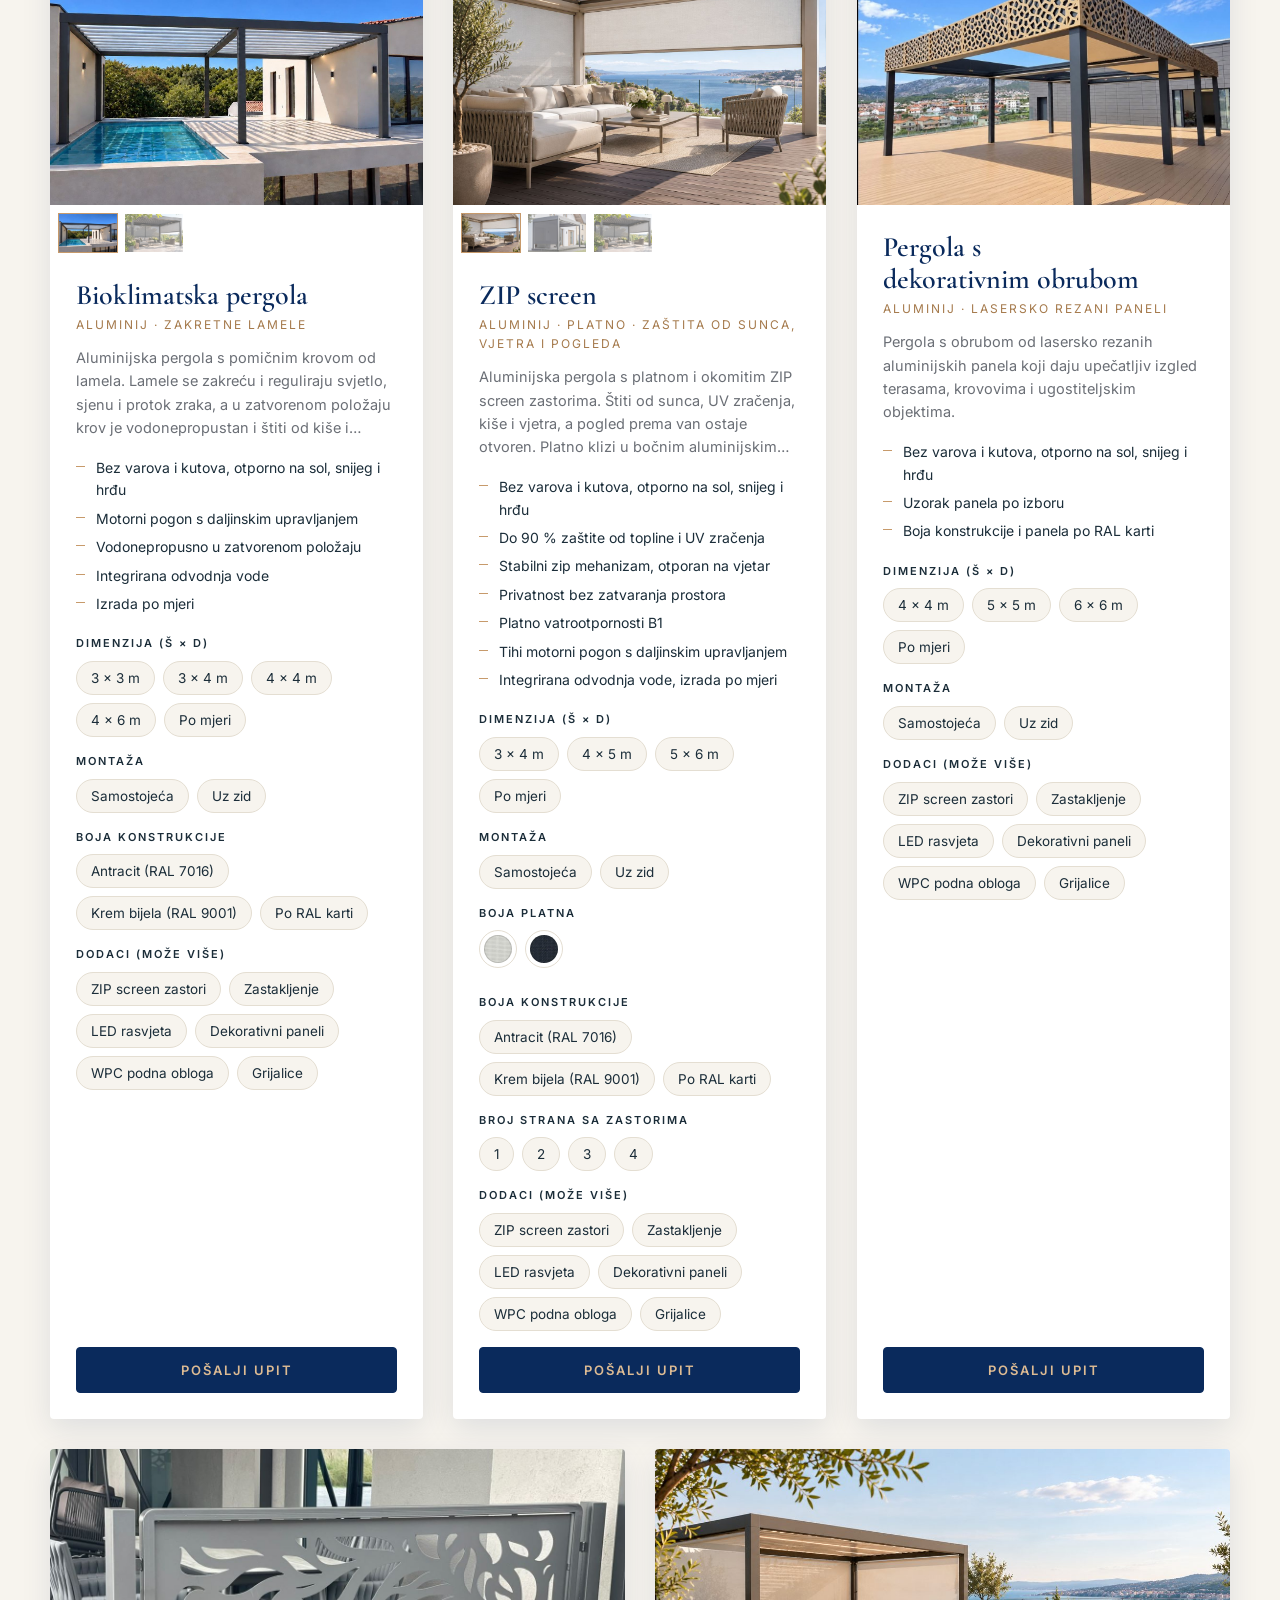
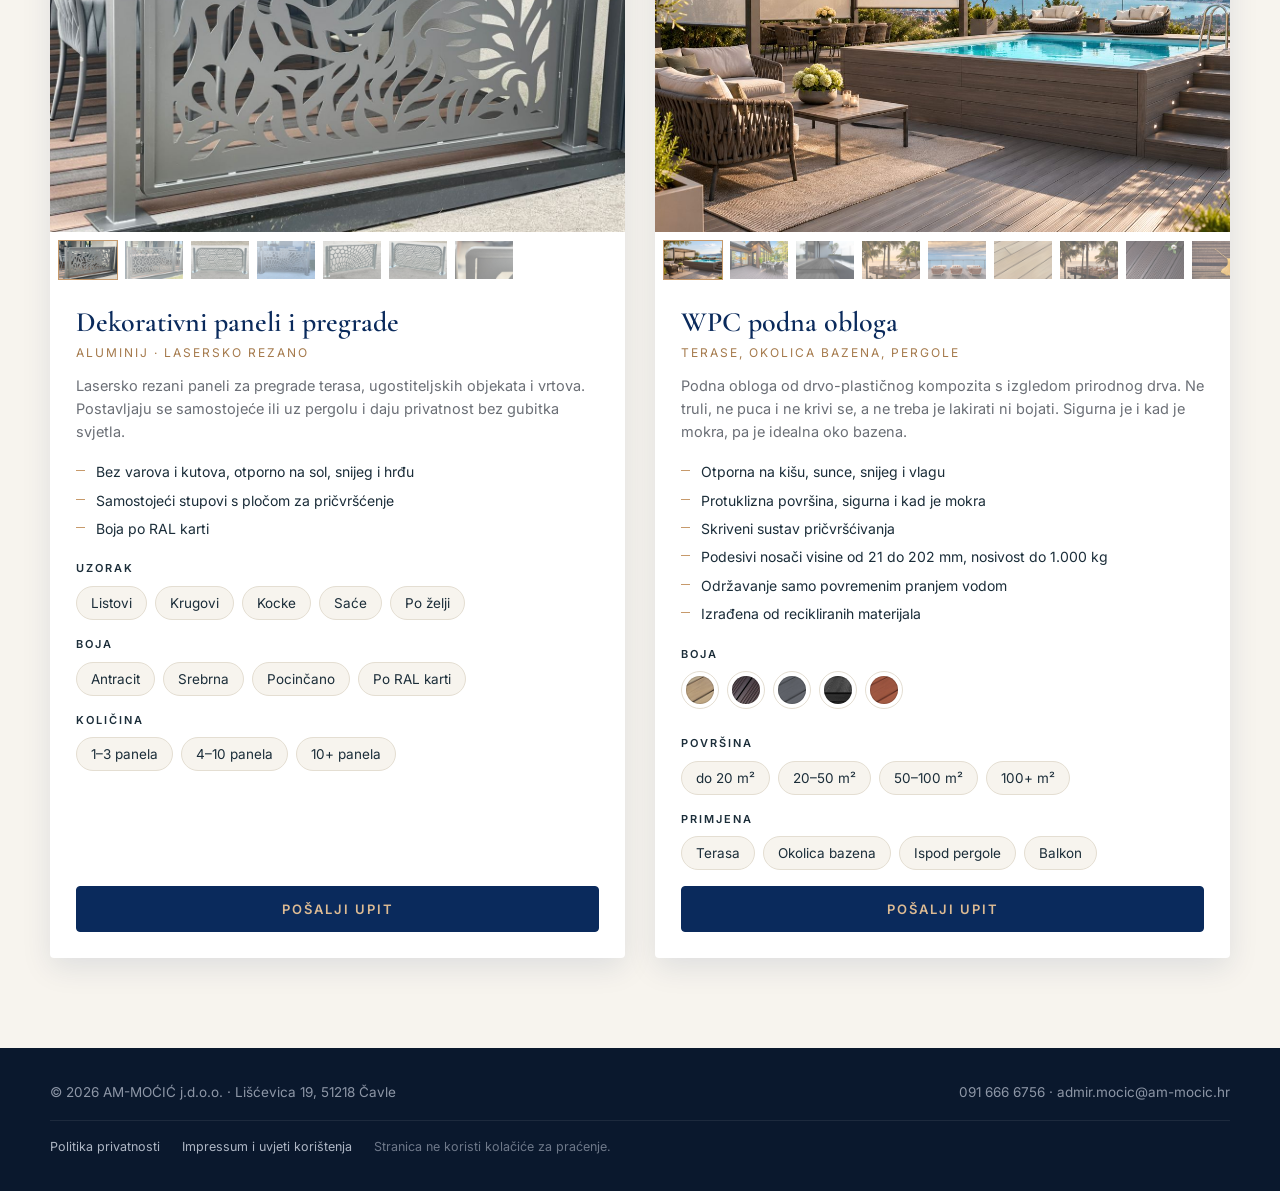
<file: pergole.html>
<!doctype html>
<html lang="hr">
<head>
<meta charset="utf-8">
<meta name="viewport" content="width=device-width, initial-scale=1">
<title>Pergole | AM-MOĆIĆ</title>
<meta name="description" content="Bioklimatske pergole, pergole s platnom i dekorativnim obrubom, uz ZIP screen zastore, zastakljenje i ostale dodatke. Odaberite model, dimenziju i izvedbu, a mi ćemo vam poslati ponudu. Dostava i montaža za cijelu Hrvatsku.">
<link rel="icon" type="image/png" href="img/favicon.png">
<meta property="og:title" content="Pergole | AM-MOĆIĆ">
<meta property="og:description" content="Bioklimatske pergole, pergole s platnom i dekorativnim obrubom, uz ZIP screen zastore, zastakljenje i ostale dodatke. Odaberite model, dimenziju i izvedbu, a mi ćemo vam poslati ponudu. Dostava i montaža za cijelu Hrvatsku.">
<meta property="og:image" content="img/logo.png">
<link rel="preconnect" href="https://fonts.googleapis.com"><link rel="preconnect" href="https://fonts.gstatic.com" crossorigin><link href="https://fonts.googleapis.com/css2?family=Cormorant+Garamond:ital,wght@0,500;0,600;0,700;1,500&family=Inter:wght@400;500;600&display=swap" rel="stylesheet">
<link rel="stylesheet" href="css/style.css">
</head>
<body>
<header class="site-header">
  <div class="container nav">
    <a href="index.html" class="logo" aria-label="AM-MOĆIĆ – početna stranica" title="Početna"><img src="img/logo.png" alt="AM-MOĆIĆ"></a>
    <button class="menu-toggle" aria-label="Izbornik">&#9776;</button>
    <ul class="menu"><li><a href="pergole.html" class="active">Pergole</a></li><li><a href="vrtni-namjestaj.html">Vrtni namještaj</a></li><li><a href="bazeni.html">Bazeni</a></li><li><a href="pjeskarenje.html">Pjeskarenje</a></li><li><a href="index.html#kontakt">Kontakt</a></li></ul>
  </div>
  <div class="wave-line"></div>
</header>
<section class="page-hero" style="background-image:linear-gradient(110deg,rgba(10,42,92,.95),rgba(46,49,54,.85)),url('img/foto/pergole-hero.jpg')">
  <div class="container">
    <div class="breadcrumb"><a href="index.html">Početna</a> / Pergole</div>
    <h1>Pergole po mjeri vašeg prostora</h1>
    <p>Bioklimatske pergole, pergole s platnom i dekorativnim obrubom, uz ZIP screen zastore, zastakljenje i ostale dodatke. Odaberite model, dimenziju i izvedbu, a mi ćemo vam poslati ponudu.</p>
    <div class="comfort-note"><strong>Bez varova i oštrih kutova.</strong> Pergole i ograde su potpuno zaobljene, pa su otporne na klimatske uvjete, sol, snijeg i hrđu.</div>
  </div>
</section>
<section class="addons">
  <div class="container">
    <div class="section-head">
      <div class="eyebrow">Dodaci i mogućnosti</div>
      <h2>Pergola složena po vašoj mjeri</h2>
      <p>Svaku pergolu možete nadograditi dodacima za sjenu, privatnost i boravak vani tijekom cijele godine.</p>
    </div>
    <div class="addon-grid">
      <div class="addon has-img"><img src="img/pergole/bioklimatska-zip.jpg" alt="Bioklimatski pokrov" loading="lazy"><h4>Bioklimatski pokrov</h4><p>Zakretne aluminijske lamele reguliraju svjetlo i protok zraka. Zatvorene su vodonepropusne i štite od kiše i snijega.</p></div>
      <div class="addon has-img"><img src="img/pergole/zip-screen-3.jpg" alt="ZIP screen zastori" loading="lazy"><h4>ZIP screen zastori</h4><p>Okomiti zastori za sjenu i privatnost prostora. Zadržavaju do 90 % topline i UV zračenja, a pogled van ostaje.</p></div>
      <div class="addon has-img"><img src="img/pergole/zastakljenje.jpg" alt="Zastakljenje" loading="lazy"><h4>Zastakljenje</h4><p>Klizno ili vertikalno (giljotina) zastakljenje od kaljenog sigurnosnog stakla. Zimi zatvoreno, ljeti otvoreno.</p></div>
      <div class="addon has-img"><img src="img/pergole/wpc-bazen.jpg" alt="WPC podna obloga" loading="lazy"><h4>WPC podna obloga</h4><p>Podne obloge s izgledom drva koje ne trunu, ne pucaju i ne kližu se kad su mokre. Dolaze u bojama tikovina, wenge i crna.</p></div>
    </div>
    <h3 class="addon-sub">Dodaci</h3>
    <div class="addon-grid addon-text">
      <div class="addon"><h4>LED rasvjeta</h4><p>Rasvjeta ugrađena u konstrukciju za ugodnu atmosferu navečer.</p></div>
      <div class="addon"><h4>Motor i daljinski</h4><p>Tihi motorni pogon s daljinskim upravljanjem za krov i zastore.</p></div>
      <div class="addon"><h4>Dekorativni paneli</h4><p>Lasersko rezani aluminijski paneli za obrub pergole ili pregrade terase.</p></div>
    </div>
  </div>
</section>

<section>
  <div class="container">
    <div class="products" id="products" data-category="pergole"></div>
  </div>
</section>


<footer class="site-footer">
  <div class="container footer-inner">
    <div>© <span data-year></span> AM-MOĆIĆ j.d.o.o. · Lišćevica 19, 51218 Čavle</div>
    <div><a href="tel:+385916666756">091 666 6756</a> · <a href="mailto:admir.mocic@am-mocic.hr">admir.mocic@am-mocic.hr</a></div>
  </div>
  <div class="container footer-legal">
    <a href="politika-privatnosti.html">Politika privatnosti</a>
    <a href="impressum.html">Impressum i uvjeti korištenja</a>
    <span>Stranica ne koristi kolačiće za praćenje.</span>
  </div>
</footer>

<div class="modal" id="inquiry-modal" role="dialog" aria-modal="true" aria-labelledby="inq-title">
  <div class="modal-box">
    <button class="modal-close" aria-label="Zatvori">&times;</button>
    <h3 id="inq-title">Pošaljite upit</h3>
    <p style="color:var(--muted);font-size:14px">Javit ćemo vam se s ponudom u najkraćem roku.</p>
    <div class="summary"></div>
    <form name="upit" method="POST" action="/hvala.html" data-netlify="true" netlify-honeypot="bot-field">
      <input type="hidden" name="form-name" value="upit">
      <input type="hidden" name="proizvod">
      <input type="hidden" name="odabir">
      <p class="hidden"><label>Ne ispunjavati: <input name="bot-field"></label></p>
      <div class="form-grid">
        <div class="field"><label for="f-ime">Ime i prezime *</label><input id="f-ime" name="ime" required autocomplete="name"></div>
        <div class="field"><label for="f-tel">Telefon *</label><input id="f-tel" name="telefon" type="tel" required autocomplete="tel"></div>
        <div class="field"><label for="f-mail">E-mail *</label><input id="f-mail" name="email" type="email" required autocomplete="email"></div>
        <div class="field"><label for="f-mjesto">Mjesto</label><input id="f-mjesto" name="mjesto" autocomplete="address-level2"></div>
        <div class="field full"><label for="f-poruka">Poruka</label><textarea id="f-poruka" name="poruka" rows="4" placeholder="Dodatne želje, dimenzije prostora, rok…"></textarea></div>
        <label class="consent full"><input type="checkbox" name="privola" value="da" required> Slažem se da AM-MOĆIĆ j.d.o.o. koristi moje podatke isključivo radi odgovora na ovaj upit, u skladu s <a href="politika-privatnosti.html" target="_blank">Politikom privatnosti</a>.</label>
        <div class="full"><button type="submit" class="btn btn-gold btn-block">Pošalji upit</button></div>
      </div>
    </form>
  </div>
</div>
<script src="js/products.js"></script><script src="js/main.js"></script>
</body>
</html>
</file>
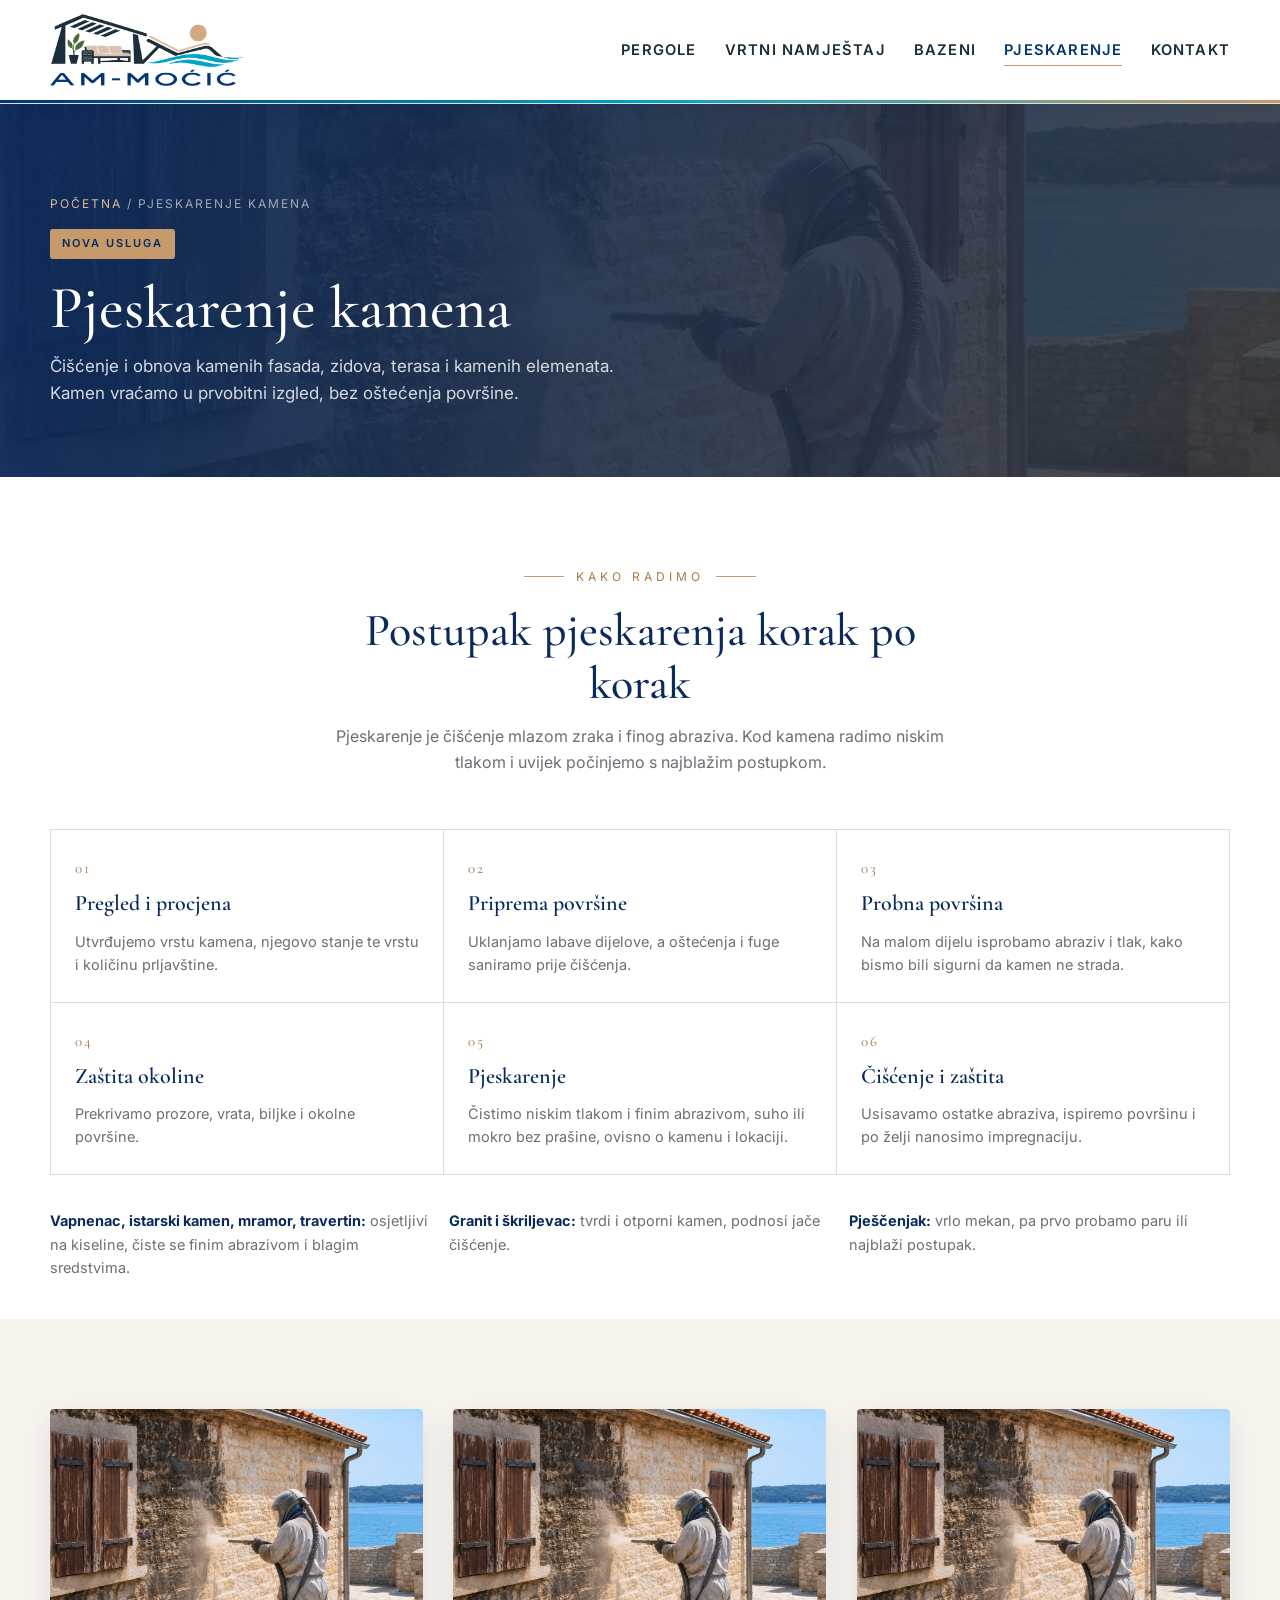
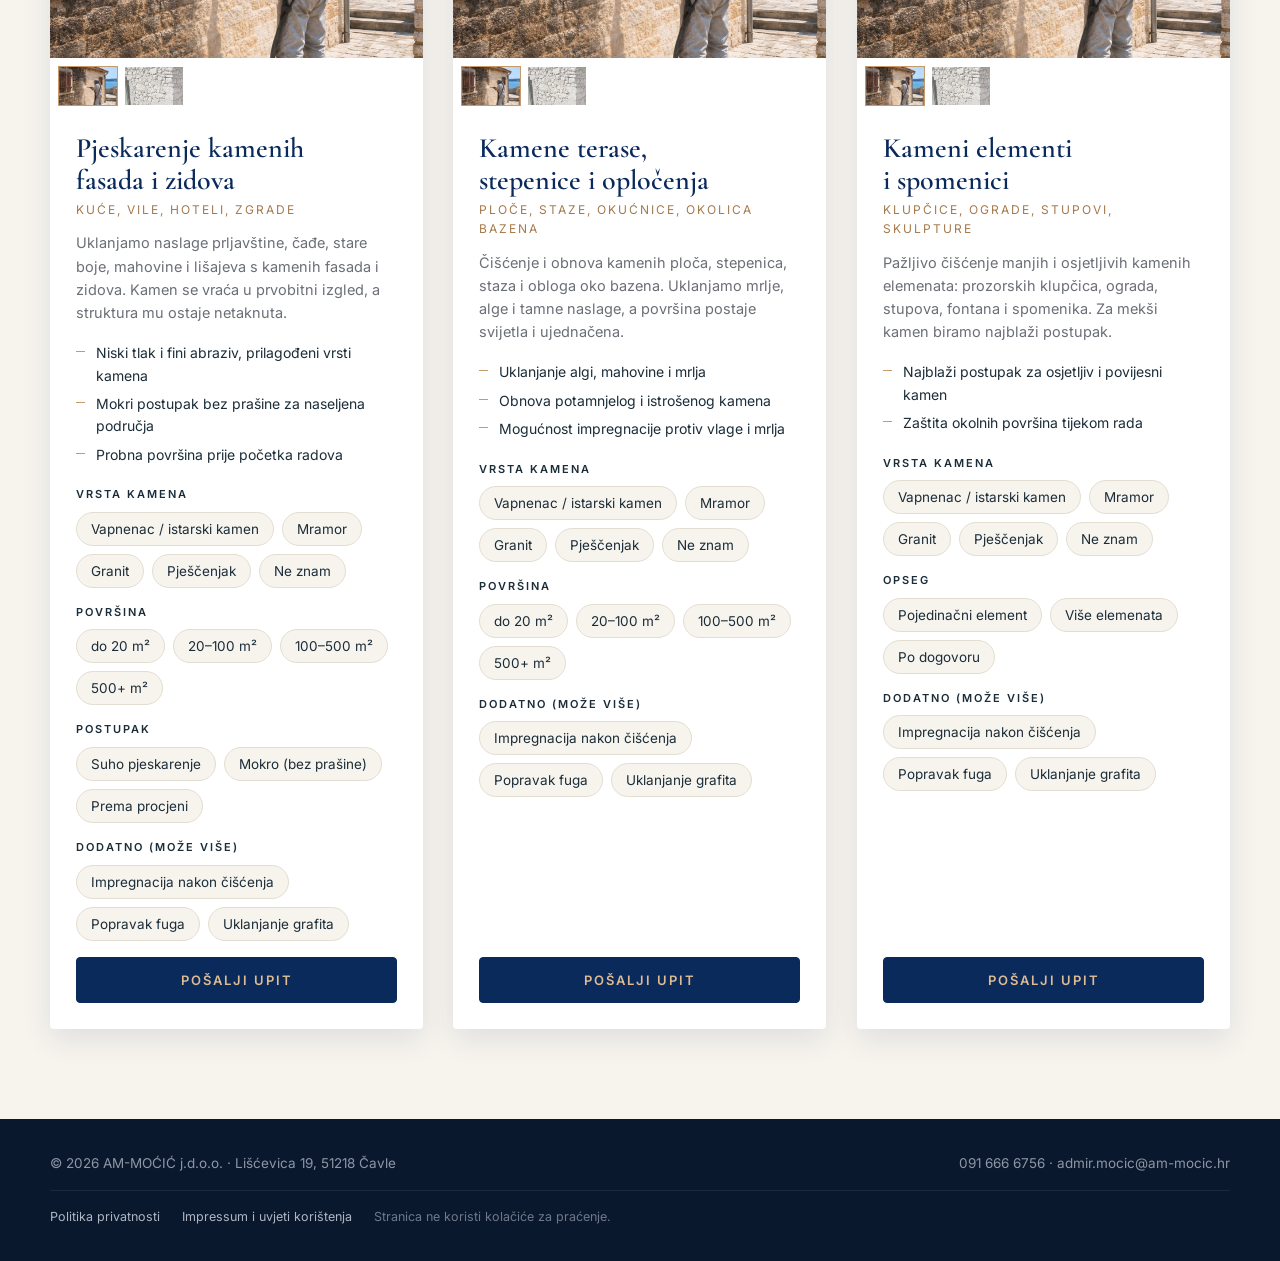
<file: pjeskarenje.html>
<!doctype html>
<html lang="hr">
<head>
<meta charset="utf-8">
<meta name="viewport" content="width=device-width, initial-scale=1">
<title>Pjeskarenje kamena | AM-MOĆIĆ</title>
<meta name="description" content="Pjeskarenje i čišćenje kamenih fasada, zidova, terasa i kamenih elemenata. Niski tlak, mokri postupak bez prašine, impregnacija. Za cijelu Hrvatsku.">
<link rel="icon" type="image/png" href="img/favicon.png">
<meta property="og:title" content="Pjeskarenje kamena | AM-MOĆIĆ">
<meta property="og:description" content="Pjeskarenje i čišćenje kamenih fasada, zidova, terasa i kamenih elemenata. Niski tlak, mokri postupak bez prašine, impregnacija. Za cijelu Hrvatsku.">
<meta property="og:image" content="img/logo.png">
<link rel="preconnect" href="https://fonts.googleapis.com"><link rel="preconnect" href="https://fonts.gstatic.com" crossorigin><link href="https://fonts.googleapis.com/css2?family=Cormorant+Garamond:ital,wght@0,500;0,600;0,700;1,500&family=Inter:wght@400;500;600&display=swap" rel="stylesheet">
<link rel="stylesheet" href="css/style.css">
</head>
<body>
<header class="site-header">
  <div class="container nav">
    <a href="index.html" class="logo" aria-label="AM-MOĆIĆ – početna stranica" title="Početna"><img src="img/logo.png" alt="AM-MOĆIĆ"></a>
    <button class="menu-toggle" aria-label="Izbornik">&#9776;</button>
    <ul class="menu"><li><a href="pergole.html">Pergole</a></li><li><a href="vrtni-namjestaj.html">Vrtni namještaj</a></li><li><a href="bazeni.html">Bazeni</a></li><li><a href="pjeskarenje.html" class="active">Pjeskarenje</a></li><li><a href="index.html#kontakt">Kontakt</a></li></ul>
  </div>
  <div class="wave-line"></div>
</header>
<section class="page-hero" style="background-image:linear-gradient(110deg,rgba(10,42,92,.95),rgba(46,49,54,.85)),url('img/foto/pjeskarenje-hero.jpg')">
  <div class="container">
    <div class="breadcrumb"><a href="index.html">Početna</a> / Pjeskarenje kamena</div>
    <span class="new-badge">Nova usluga</span>
    <h1>Pjeskarenje kamena</h1>
    <p>Čišćenje i obnova kamenih fasada, zidova, terasa i kamenih elemenata. Kamen vraćamo u prvobitni izgled, bez oštećenja površine.</p>
  </div>
</section>
<section class="addons">
  <div class="container">
    <div class="section-head">
      <div class="eyebrow">Kako radimo</div>
      <h2>Postupak pjeskarenja korak po korak</h2>
      <p>Pjeskarenje je čišćenje mlazom zraka i finog abraziva. Kod kamena radimo niskim tlakom i uvijek počinjemo s najblažim postupkom.</p>
    </div>
    <div class="addon-grid steps-grid">
      <div class="addon"><span class="step-n">01</span><h4>Pregled i procjena</h4><p>Utvrđujemo vrstu kamena, njegovo stanje te vrstu i količinu prljavštine.</p></div>
      <div class="addon"><span class="step-n">02</span><h4>Priprema površine</h4><p>Uklanjamo labave dijelove, a oštećenja i fuge saniramo prije čišćenja.</p></div>
      <div class="addon"><span class="step-n">03</span><h4>Probna površina</h4><p>Na malom dijelu isprobamo abraziv i tlak, kako bismo bili sigurni da kamen ne strada.</p></div>
      <div class="addon"><span class="step-n">04</span><h4>Zaštita okoline</h4><p>Prekrivamo prozore, vrata, biljke i okolne površine.</p></div>
      <div class="addon"><span class="step-n">05</span><h4>Pjeskarenje</h4><p>Čistimo niskim tlakom i finim abrazivom, suho ili mokro bez prašine, ovisno o kamenu i lokaciji.</p></div>
      <div class="addon"><span class="step-n">06</span><h4>Čišćenje i zaštita</h4><p>Usisavamo ostatke abraziva, ispiremo površinu i po želji nanosimo impregnaciju.</p></div>
    </div>
    <div class="stone-types">
      <div><strong>Vapnenac, istarski kamen, mramor, travertin:</strong> osjetljivi na kiseline, čiste se finim abrazivom i blagim sredstvima.</div>
      <div><strong>Granit i škriljevac:</strong> tvrdi i otporni kamen, podnosi jače čišćenje.</div>
      <div><strong>Pješčenjak:</strong> vrlo mekan, pa prvo probamo paru ili najblaži postupak.</div>
    </div>
  </div>
</section>
<section>
  <div class="container">
    <div class="products" id="products" data-category="pjeskarenje"></div>
  </div>
</section>

<footer class="site-footer">
  <div class="container footer-inner">
    <div>© <span data-year></span> AM-MOĆIĆ j.d.o.o. · Lišćevica 19, 51218 Čavle</div>
    <div><a href="tel:+385916666756">091 666 6756</a> · <a href="mailto:admir.mocic@am-mocic.hr">admir.mocic@am-mocic.hr</a></div>
  </div>
  <div class="container footer-legal">
    <a href="politika-privatnosti.html">Politika privatnosti</a>
    <a href="impressum.html">Impressum i uvjeti korištenja</a>
    <span>Stranica ne koristi kolačiće za praćenje.</span>
  </div>
</footer>

<div class="modal" id="inquiry-modal" role="dialog" aria-modal="true" aria-labelledby="inq-title">
  <div class="modal-box">
    <button class="modal-close" aria-label="Zatvori">&times;</button>
    <h3 id="inq-title">Pošaljite upit</h3>
    <p style="color:var(--muted);font-size:14px">Javit ćemo vam se s ponudom u najkraćem roku.</p>
    <div class="summary"></div>
    <form name="upit" method="POST" action="/hvala.html" data-netlify="true" netlify-honeypot="bot-field">
      <input type="hidden" name="form-name" value="upit">
      <input type="hidden" name="proizvod">
      <input type="hidden" name="odabir">
      <p class="hidden"><label>Ne ispunjavati: <input name="bot-field"></label></p>
      <div class="form-grid">
        <div class="field"><label for="f-ime">Ime i prezime *</label><input id="f-ime" name="ime" required autocomplete="name"></div>
        <div class="field"><label for="f-tel">Telefon *</label><input id="f-tel" name="telefon" type="tel" required autocomplete="tel"></div>
        <div class="field"><label for="f-mail">E-mail *</label><input id="f-mail" name="email" type="email" required autocomplete="email"></div>
        <div class="field"><label for="f-mjesto">Mjesto</label><input id="f-mjesto" name="mjesto" autocomplete="address-level2"></div>
        <div class="field full"><label for="f-poruka">Poruka</label><textarea id="f-poruka" name="poruka" rows="4" placeholder="Dodatne želje, dimenzije prostora, rok…"></textarea></div>
        <label class="consent full"><input type="checkbox" name="privola" value="da" required> Slažem se da AM-MOĆIĆ j.d.o.o. koristi moje podatke isključivo radi odgovora na ovaj upit, u skladu s <a href="politika-privatnosti.html" target="_blank">Politikom privatnosti</a>.</label>
        <div class="full"><button type="submit" class="btn btn-gold btn-block">Pošalji upit</button></div>
      </div>
    </form>
  </div>
</div>
<script src="js/products.js"></script><script src="js/main.js"></script>
</body>
</html>
</file>
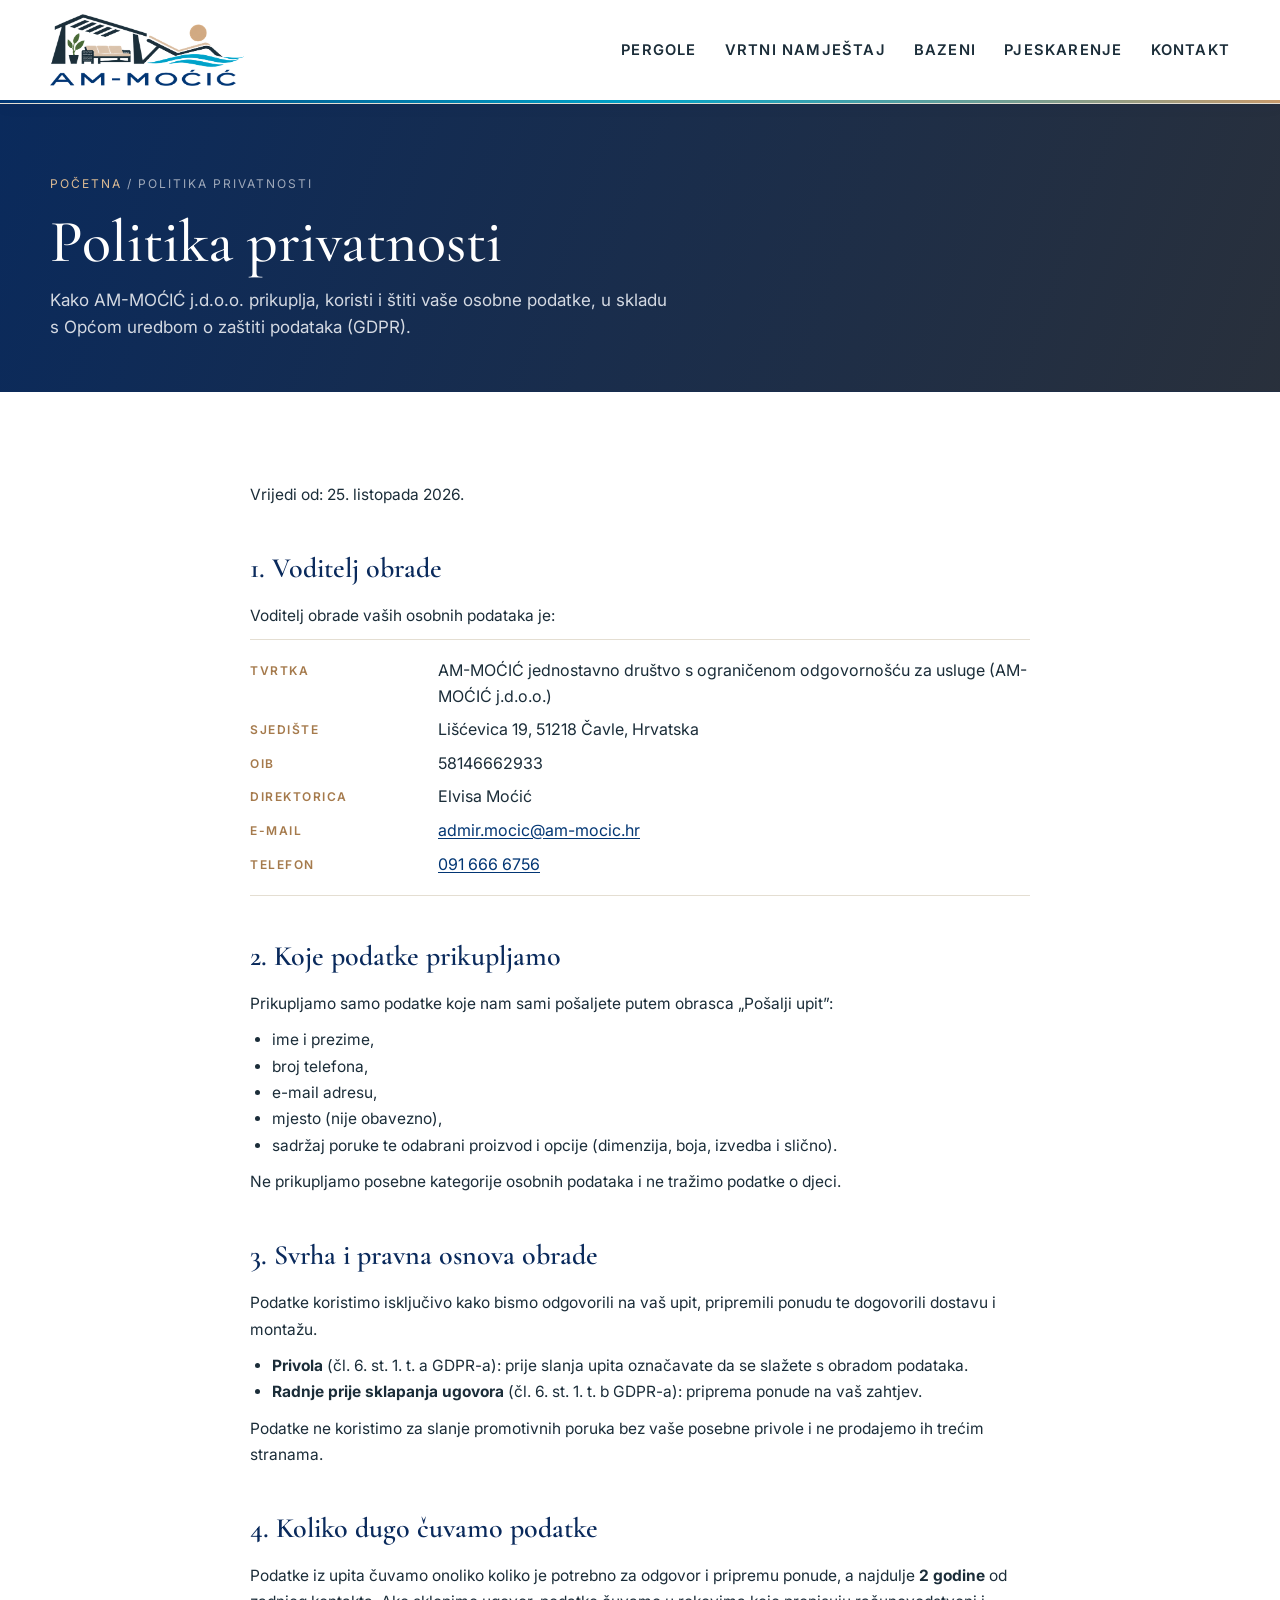
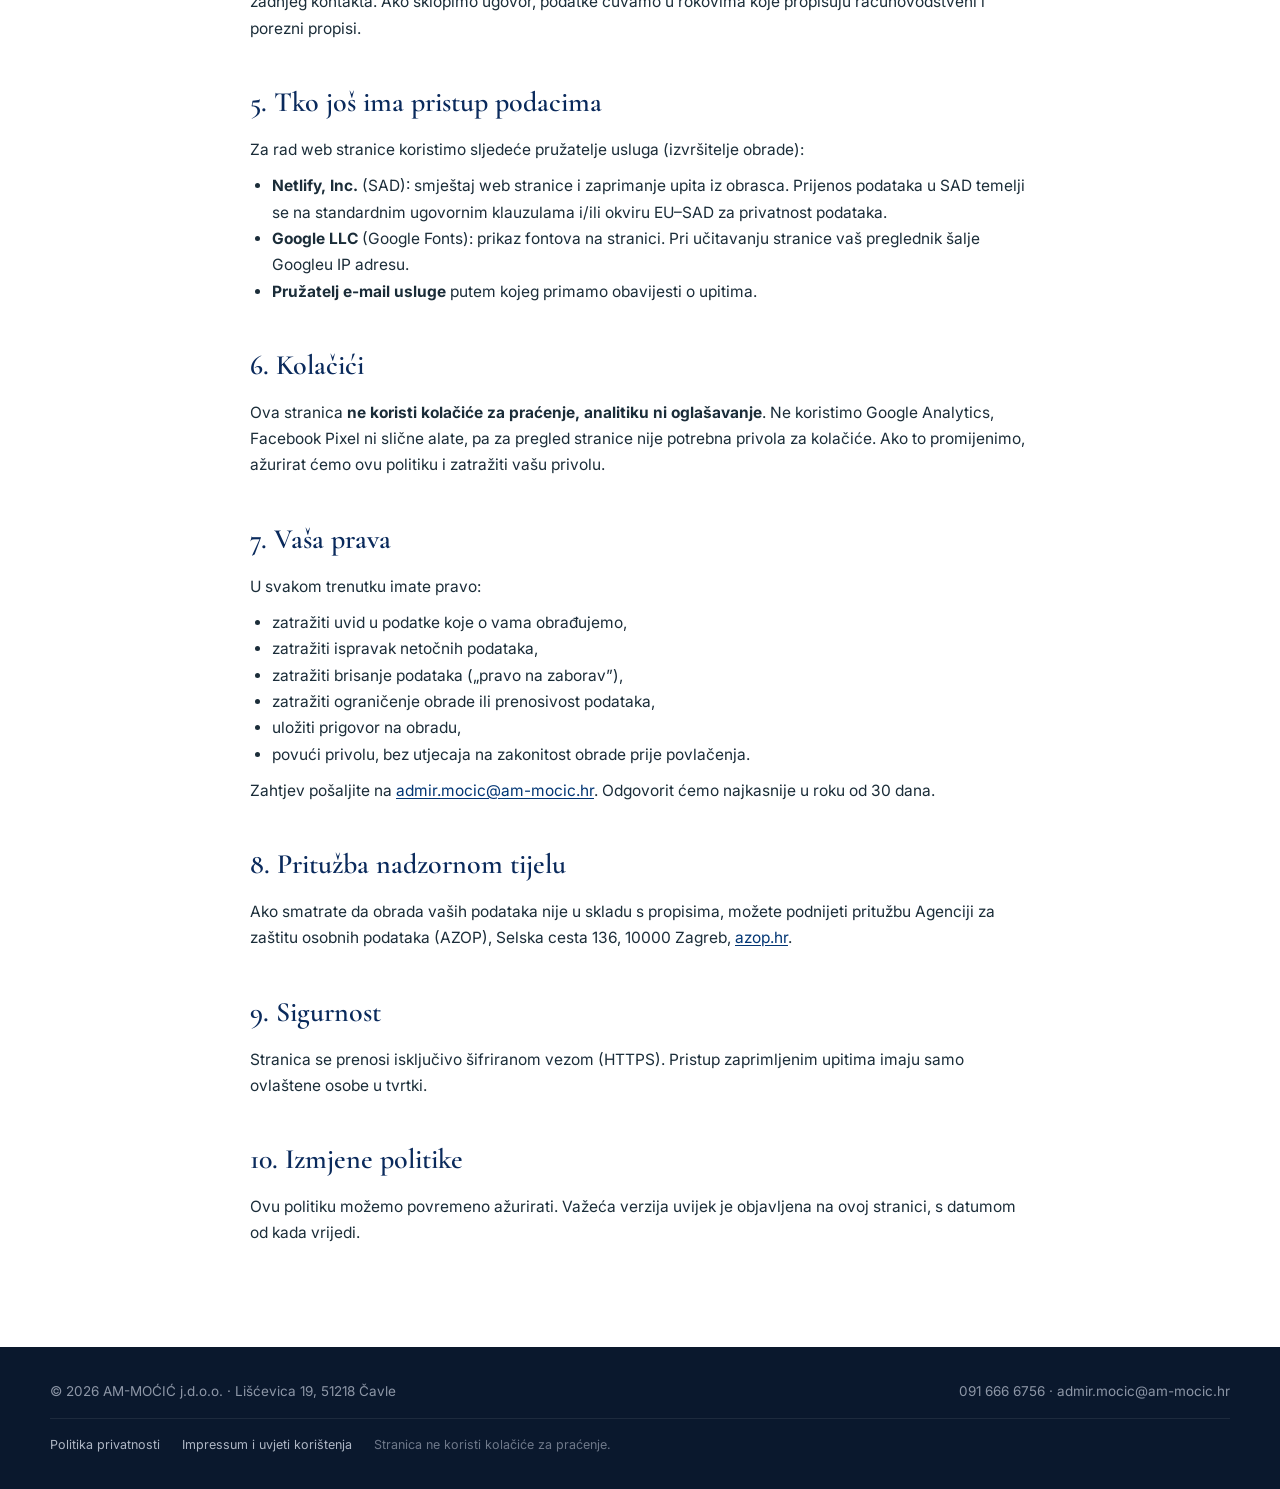
<file: politika-privatnosti.html>
<!doctype html>
<html lang="hr">
<head>
<meta charset="utf-8">
<meta name="viewport" content="width=device-width, initial-scale=1">
<title>Politika privatnosti | AM-MOĆIĆ</title>
<meta name="description" content="Politika privatnosti i zaštita osobnih podataka (GDPR) – AM-MOĆIĆ j.d.o.o.">
<link rel="icon" type="image/png" href="img/favicon.png">
<meta property="og:title" content="Politika privatnosti | AM-MOĆIĆ">
<meta property="og:description" content="Politika privatnosti i zaštita osobnih podataka (GDPR) – AM-MOĆIĆ j.d.o.o.">
<meta property="og:image" content="img/logo.png">
<link rel="preconnect" href="https://fonts.googleapis.com"><link rel="preconnect" href="https://fonts.gstatic.com" crossorigin><link href="https://fonts.googleapis.com/css2?family=Cormorant+Garamond:ital,wght@0,500;0,600;0,700;1,500&family=Inter:wght@400;500;600&display=swap" rel="stylesheet">
<link rel="stylesheet" href="css/style.css">
</head>
<body>
<header class="site-header">
  <div class="container nav">
    <a href="index.html" class="logo" aria-label="AM-MOĆIĆ – početna stranica" title="Početna"><img src="img/logo.png" alt="AM-MOĆIĆ"></a>
    <button class="menu-toggle" aria-label="Izbornik">&#9776;</button>
    <ul class="menu"><li><a href="pergole.html">Pergole</a></li><li><a href="vrtni-namjestaj.html">Vrtni namještaj</a></li><li><a href="bazeni.html">Bazeni</a></li><li><a href="pjeskarenje.html">Pjeskarenje</a></li><li><a href="index.html#kontakt">Kontakt</a></li></ul>
  </div>
  <div class="wave-line"></div>
</header>
<section class="page-hero legal-hero">
  <div class="container">
    <div class="breadcrumb"><a href="index.html">Početna</a> / Politika privatnosti</div>
    <h1>Politika privatnosti</h1>
    <p>Kako AM-MOĆIĆ j.d.o.o. prikuplja, koristi i štiti vaše osobne podatke, u skladu s Općom uredbom o zaštiti podataka (GDPR).</p>
  </div>
</section>
<section class="legal">
  <div class="container legal-body">
    <p class="legal-date">Vrijedi od: 25. listopada 2026.</p>

    <h2>1. Voditelj obrade</h2>
    <p>Voditelj obrade vaših osobnih podataka je:</p>
    <dl class="legal-dl">
      <dt>Tvrtka</dt><dd>AM-MOĆIĆ jednostavno društvo s ograničenom odgovornošću za usluge (AM-MOĆIĆ j.d.o.o.)</dd>
      <dt>Sjedište</dt><dd>Lišćevica 19, 51218 Čavle, Hrvatska</dd>
      <dt>OIB</dt><dd>58146662933</dd>
      <dt>Direktorica</dt><dd>Elvisa Moćić</dd>
      <dt>E-mail</dt><dd><a href="mailto:admir.mocic@am-mocic.hr">admir.mocic@am-mocic.hr</a></dd>
      <dt>Telefon</dt><dd><a href="tel:+385916666756">091 666 6756</a></dd>
    </dl>

    <h2>2. Koje podatke prikupljamo</h2>
    <p>Prikupljamo samo podatke koje nam sami pošaljete putem obrasca „Pošalji upit”:</p>
    <ul>
      <li>ime i prezime,</li>
      <li>broj telefona,</li>
      <li>e-mail adresu,</li>
      <li>mjesto (nije obavezno),</li>
      <li>sadržaj poruke te odabrani proizvod i opcije (dimenzija, boja, izvedba i slično).</li>
    </ul>
    <p>Ne prikupljamo posebne kategorije osobnih podataka i ne tražimo podatke o djeci.</p>

    <h2>3. Svrha i pravna osnova obrade</h2>
    <p>Podatke koristimo isključivo kako bismo odgovorili na vaš upit, pripremili ponudu te dogovorili dostavu i montažu.</p>
    <ul>
      <li><strong>Privola</strong> (čl. 6. st. 1. t. a GDPR-a): prije slanja upita označavate da se slažete s obradom podataka.</li>
      <li><strong>Radnje prije sklapanja ugovora</strong> (čl. 6. st. 1. t. b GDPR-a): priprema ponude na vaš zahtjev.</li>
    </ul>
    <p>Podatke ne koristimo za slanje promotivnih poruka bez vaše posebne privole i ne prodajemo ih trećim stranama.</p>

    <h2>4. Koliko dugo čuvamo podatke</h2>
    <p>Podatke iz upita čuvamo onoliko koliko je potrebno za odgovor i pripremu ponude, a najdulje <strong>2 godine</strong> od zadnjeg kontakta. Ako sklopimo ugovor, podatke čuvamo u rokovima koje propisuju računovodstveni i porezni propisi.</p>

    <h2>5. Tko još ima pristup podacima</h2>
    <p>Za rad web stranice koristimo sljedeće pružatelje usluga (izvršitelje obrade):</p>
    <ul>
      <li><strong>Netlify, Inc.</strong> (SAD): smještaj web stranice i zaprimanje upita iz obrasca. Prijenos podataka u SAD temelji se na standardnim ugovornim klauzulama i/ili okviru EU–SAD za privatnost podataka.</li>
      <li><strong>Google LLC</strong> (Google Fonts): prikaz fontova na stranici. Pri učitavanju stranice vaš preglednik šalje Googleu IP adresu.</li>
      <li><strong>Pružatelj e-mail usluge</strong> putem kojeg primamo obavijesti o upitima.</li>
    </ul>

    <h2>6. Kolačići</h2>
    <p>Ova stranica <strong>ne koristi kolačiće za praćenje, analitiku ni oglašavanje</strong>. Ne koristimo Google Analytics, Facebook Pixel ni slične alate, pa za pregled stranice nije potrebna privola za kolačiće. Ako to promijenimo, ažurirat ćemo ovu politiku i zatražiti vašu privolu.</p>

    <h2>7. Vaša prava</h2>
    <p>U svakom trenutku imate pravo:</p>
    <ul>
      <li>zatražiti uvid u podatke koje o vama obrađujemo,</li>
      <li>zatražiti ispravak netočnih podataka,</li>
      <li>zatražiti brisanje podataka („pravo na zaborav”),</li>
      <li>zatražiti ograničenje obrade ili prenosivost podataka,</li>
      <li>uložiti prigovor na obradu,</li>
      <li>povući privolu, bez utjecaja na zakonitost obrade prije povlačenja.</li>
    </ul>
    <p>Zahtjev pošaljite na <a href="mailto:admir.mocic@am-mocic.hr">admir.mocic@am-mocic.hr</a>. Odgovorit ćemo najkasnije u roku od 30 dana.</p>

    <h2>8. Pritužba nadzornom tijelu</h2>
    <p>Ako smatrate da obrada vaših podataka nije u skladu s propisima, možete podnijeti pritužbu Agenciji za zaštitu osobnih podataka (AZOP), Selska cesta 136, 10000 Zagreb, <a href="https://azop.hr" target="_blank" rel="noopener">azop.hr</a>.</p>

    <h2>9. Sigurnost</h2>
    <p>Stranica se prenosi isključivo šifriranom vezom (HTTPS). Pristup zaprimljenim upitima imaju samo ovlaštene osobe u tvrtki.</p>

    <h2>10. Izmjene politike</h2>
    <p>Ovu politiku možemo povremeno ažurirati. Važeća verzija uvijek je objavljena na ovoj stranici, s datumom od kada vrijedi.</p>
  </div>
</section>


<footer class="site-footer">
  <div class="container footer-inner">
    <div>© <span data-year></span> AM-MOĆIĆ j.d.o.o. · Lišćevica 19, 51218 Čavle</div>
    <div><a href="tel:+385916666756">091 666 6756</a> · <a href="mailto:admir.mocic@am-mocic.hr">admir.mocic@am-mocic.hr</a></div>
  </div>
  <div class="container footer-legal">
    <a href="politika-privatnosti.html">Politika privatnosti</a>
    <a href="impressum.html">Impressum i uvjeti korištenja</a>
    <span>Stranica ne koristi kolačiće za praćenje.</span>
  </div>
</footer>

<div class="modal" id="inquiry-modal" role="dialog" aria-modal="true" aria-labelledby="inq-title">
  <div class="modal-box">
    <button class="modal-close" aria-label="Zatvori">&times;</button>
    <h3 id="inq-title">Pošaljite upit</h3>
    <p style="color:var(--muted);font-size:14px">Javit ćemo vam se s ponudom u najkraćem roku.</p>
    <div class="summary"></div>
    <form name="upit" method="POST" action="/hvala.html" data-netlify="true" netlify-honeypot="bot-field">
      <input type="hidden" name="form-name" value="upit">
      <input type="hidden" name="proizvod">
      <input type="hidden" name="odabir">
      <p class="hidden"><label>Ne ispunjavati: <input name="bot-field"></label></p>
      <div class="form-grid">
        <div class="field"><label for="f-ime">Ime i prezime *</label><input id="f-ime" name="ime" required autocomplete="name"></div>
        <div class="field"><label for="f-tel">Telefon *</label><input id="f-tel" name="telefon" type="tel" required autocomplete="tel"></div>
        <div class="field"><label for="f-mail">E-mail *</label><input id="f-mail" name="email" type="email" required autocomplete="email"></div>
        <div class="field"><label for="f-mjesto">Mjesto</label><input id="f-mjesto" name="mjesto" autocomplete="address-level2"></div>
        <div class="field full"><label for="f-poruka">Poruka</label><textarea id="f-poruka" name="poruka" rows="4" placeholder="Dodatne želje, dimenzije prostora, rok…"></textarea></div>
        <label class="consent full"><input type="checkbox" name="privola" value="da" required> Slažem se da AM-MOĆIĆ j.d.o.o. koristi moje podatke isključivo radi odgovora na ovaj upit, u skladu s <a href="politika-privatnosti.html" target="_blank">Politikom privatnosti</a>.</label>
        <div class="full"><button type="submit" class="btn btn-gold btn-block">Pošalji upit</button></div>
      </div>
    </form>
  </div>
</div>
<script src="js/main.js"></script>
</body>
</html>
</file>
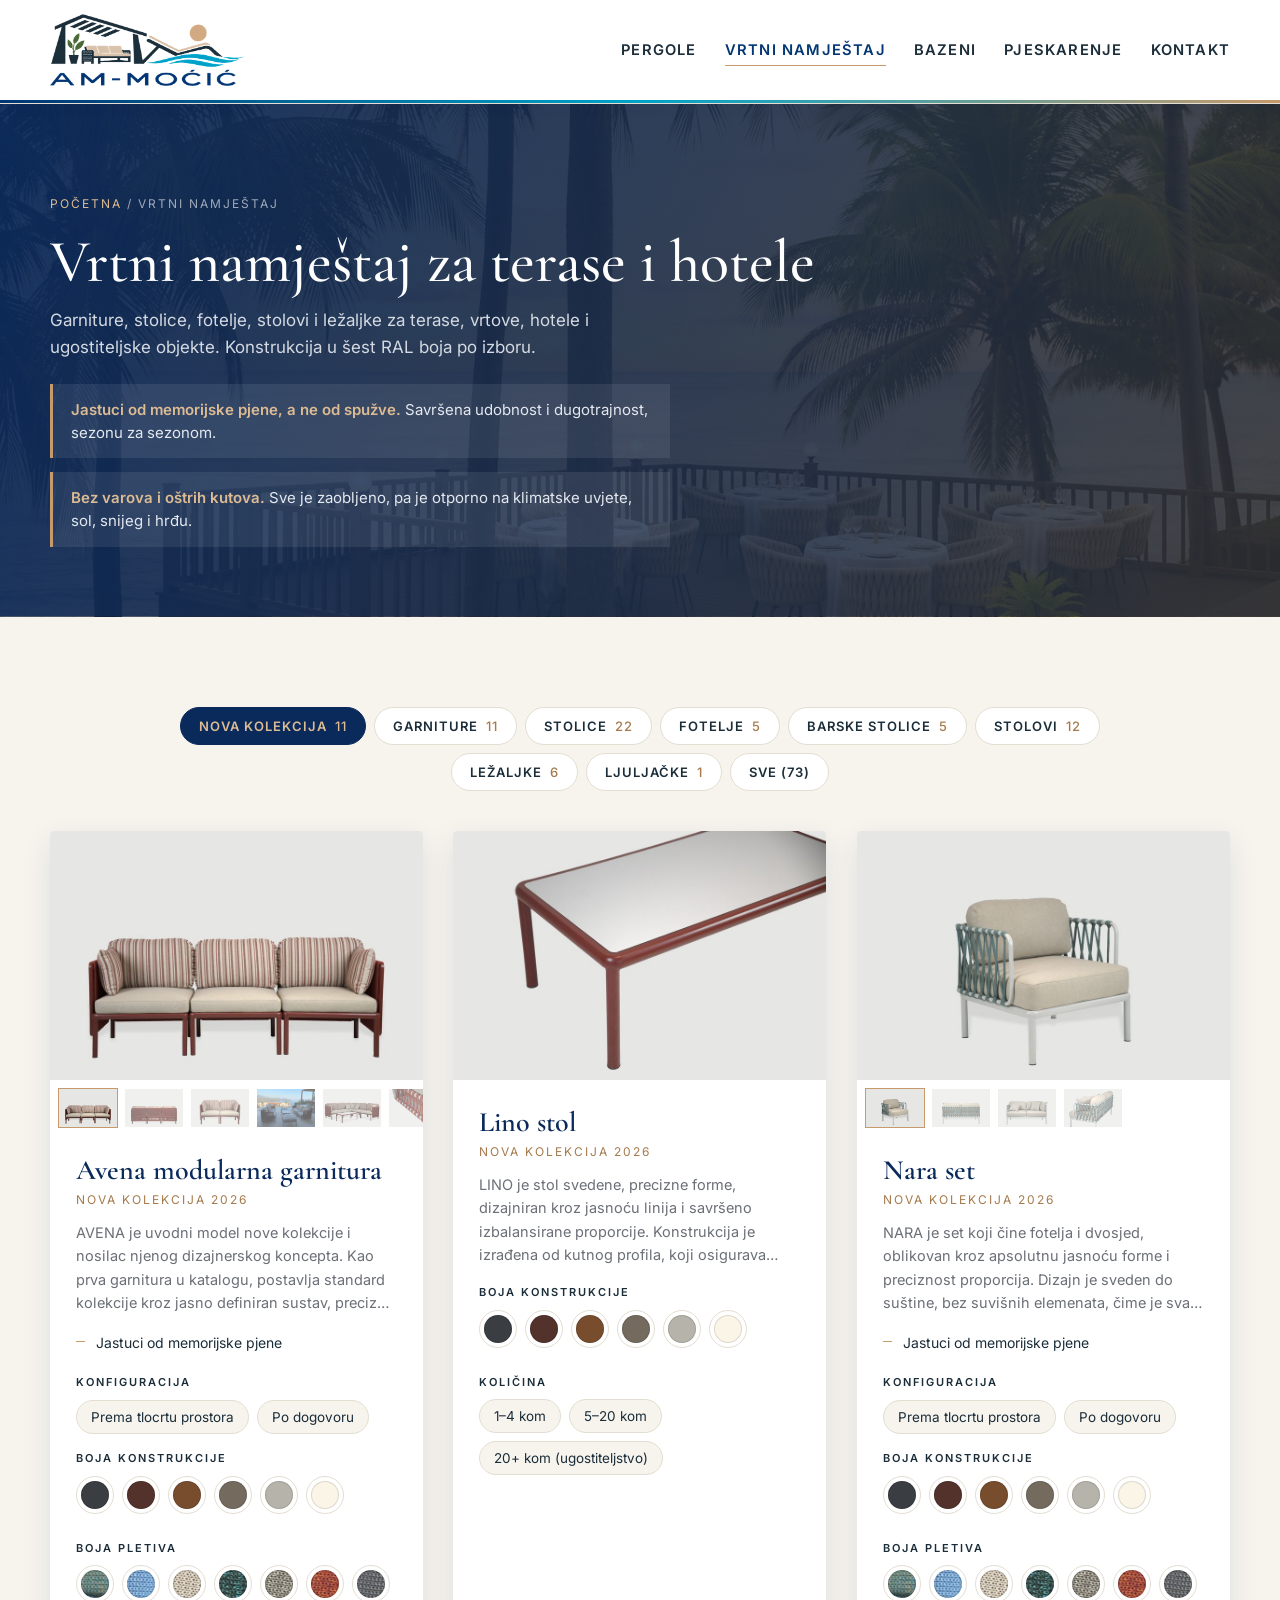
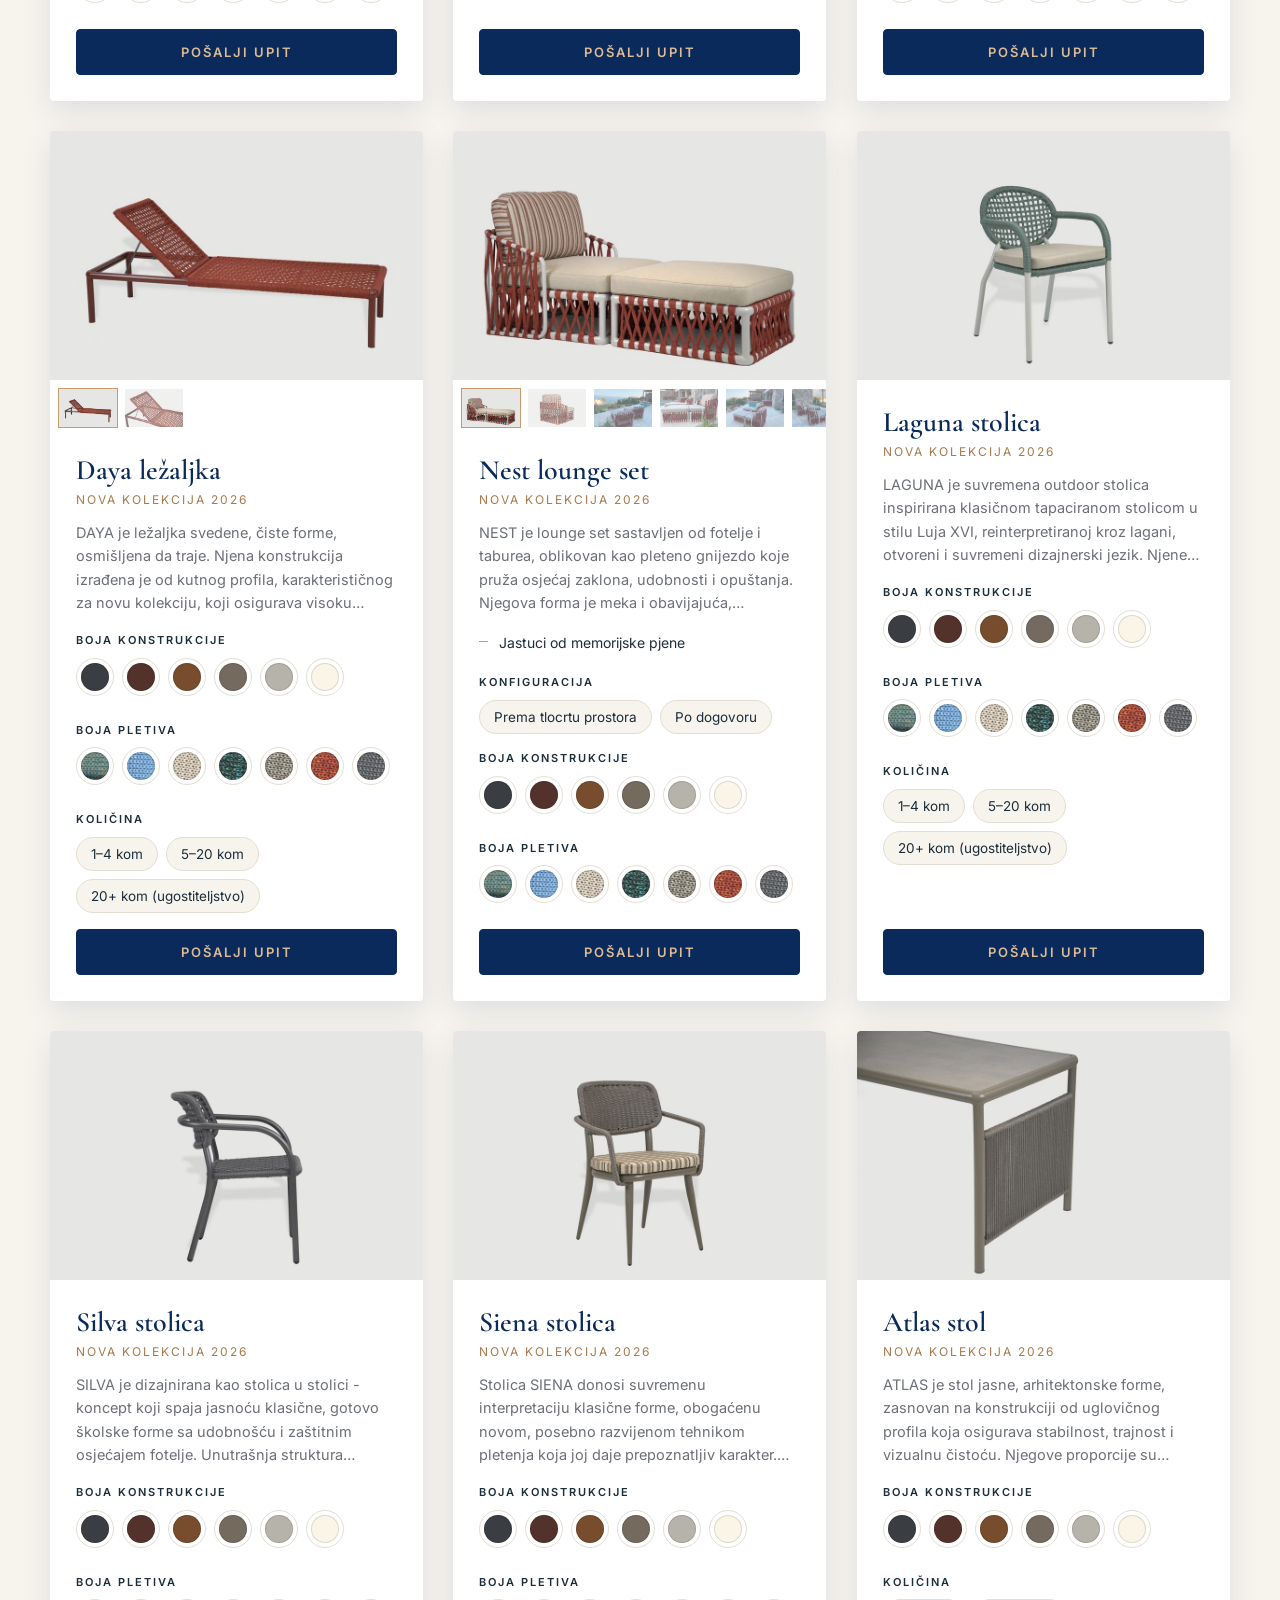
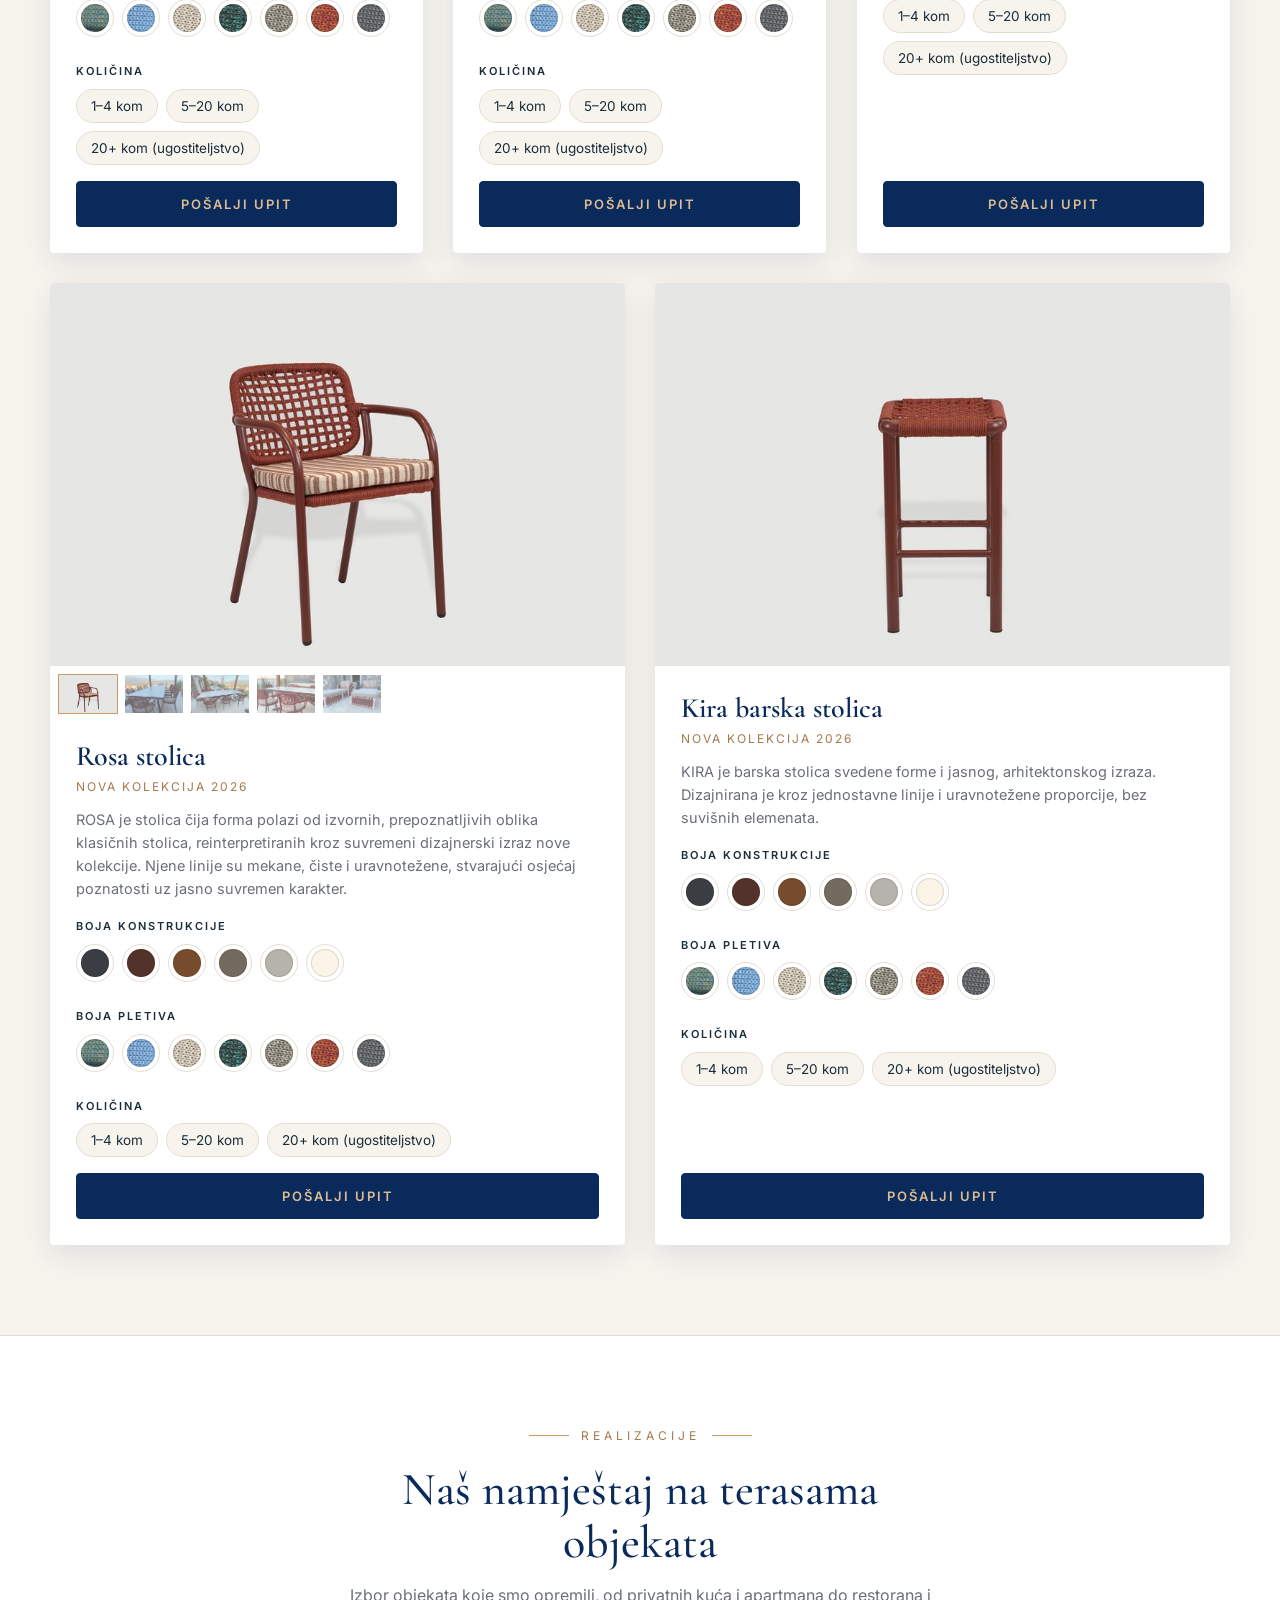
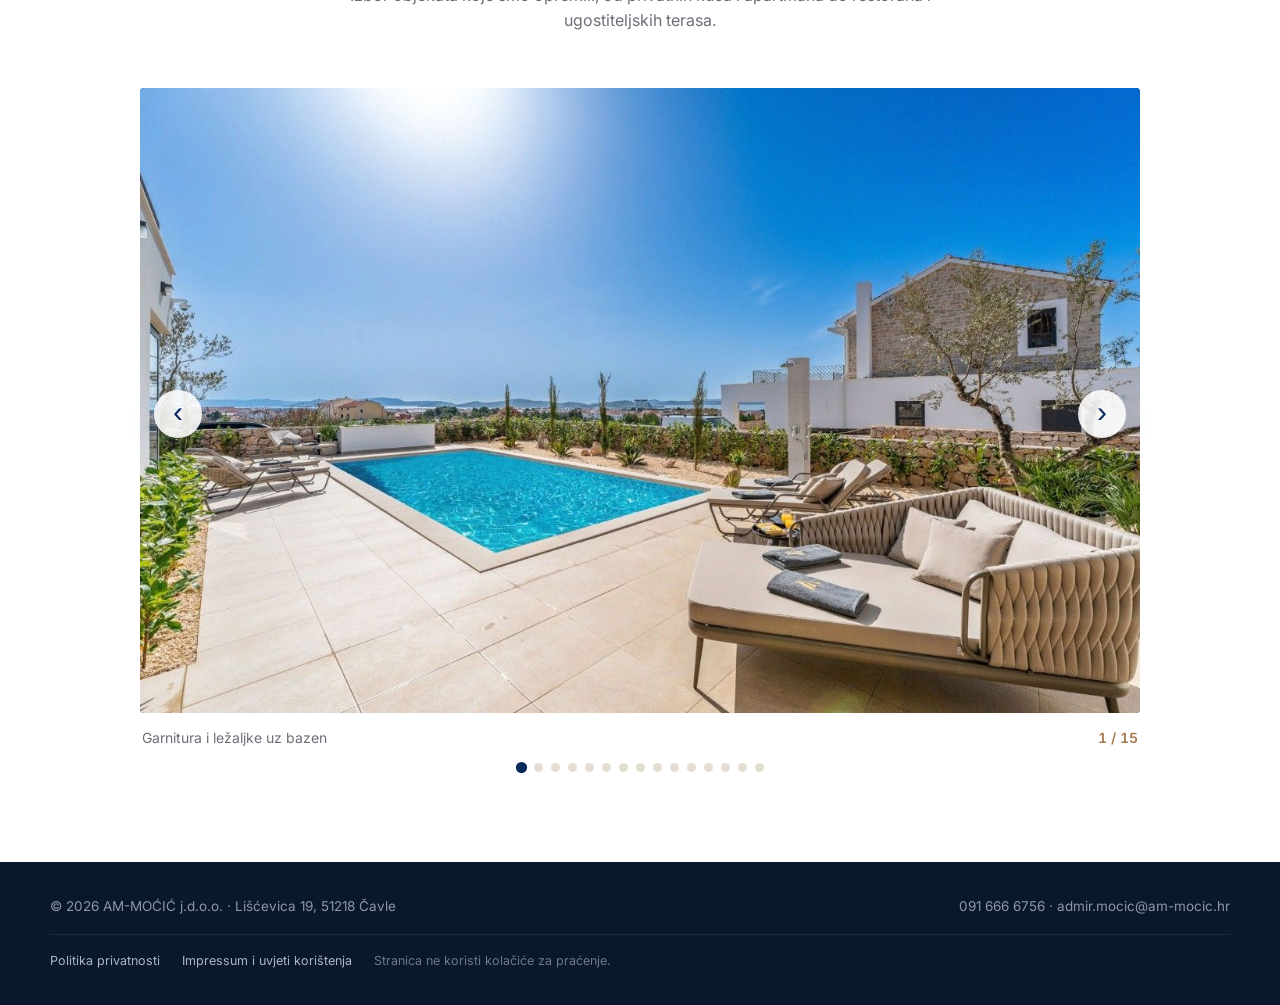
<file: vrtni-namjestaj.html>
<!doctype html>
<html lang="hr">
<head>
<meta charset="utf-8">
<meta name="viewport" content="width=device-width, initial-scale=1">
<title>Vrtni namještaj | AM-MOĆIĆ</title>
<meta name="description" content="Ratan garniture, fotelje i modularni setovi za terase, vrtove i ugostiteljske objekte. Dostava i montaža za cijelu Hrvatsku.">
<link rel="icon" type="image/png" href="img/favicon.png">
<meta property="og:title" content="Vrtni namještaj | AM-MOĆIĆ">
<meta property="og:description" content="Ratan garniture, fotelje i modularni setovi za terase, vrtove i ugostiteljske objekte. Dostava i montaža za cijelu Hrvatsku.">
<meta property="og:image" content="img/logo.png">
<link rel="preconnect" href="https://fonts.googleapis.com"><link rel="preconnect" href="https://fonts.gstatic.com" crossorigin><link href="https://fonts.googleapis.com/css2?family=Cormorant+Garamond:ital,wght@0,500;0,600;0,700;1,500&family=Inter:wght@400;500;600&display=swap" rel="stylesheet">
<link rel="stylesheet" href="css/style.css">
</head>
<body>
<header class="site-header">
  <div class="container nav">
    <a href="index.html" class="logo" aria-label="AM-MOĆIĆ – početna stranica" title="Početna"><img src="img/logo.png" alt="AM-MOĆIĆ"></a>
    <button class="menu-toggle" aria-label="Izbornik">&#9776;</button>
    <ul class="menu"><li><a href="pergole.html">Pergole</a></li><li><a href="vrtni-namjestaj.html" class="active">Vrtni namještaj</a></li><li><a href="bazeni.html">Bazeni</a></li><li><a href="pjeskarenje.html">Pjeskarenje</a></li><li><a href="index.html#kontakt">Kontakt</a></li></ul>
  </div>
  <div class="wave-line"></div>
</header>
<section class="page-hero" style="background-image:linear-gradient(110deg,rgba(10,42,92,.95),rgba(46,49,54,.85)),url('img/foto/namjestaj-hero.jpg')">
  <div class="container">
    <div class="breadcrumb"><a href="index.html">Početna</a> / Vrtni namještaj</div>
    <h1>Vrtni namještaj za terase i hotele</h1>
    <p>Garniture, stolice, fotelje, stolovi i ležaljke za terase, vrtove, hotele i ugostiteljske objekte. Konstrukcija u šest RAL boja po izboru.</p>
    <div class="comfort-note"><strong>Jastuci od memorijske pjene, a ne od spužve.</strong> Savršena udobnost i dugotrajnost, sezonu za sezonom.</div>
    <div class="comfort-note"><strong>Bez varova i oštrih kutova.</strong> Sve je zaobljeno, pa je otporno na klimatske uvjete, sol, snijeg i hrđu.</div>
  </div>
</section>
<section>
  <div class="container">
    <div class="products" id="products" data-category="vrtni-namjestaj"></div>
  </div>
</section>

<section class="realizacije">
  <div class="container">
    <div class="section-head">
      <div class="eyebrow">Realizacije</div>
      <h2>Naš namještaj na terasama objekata</h2>
      <p>Izbor objekata koje smo opremili, od privatnih kuća i apartmana do restorana i ugostiteljskih terasa.</p>
    </div>
    <div class="real-gallery slider" aria-roledescription="carousel" aria-label="Realizacije">
      <img src="img/realizacije/namjestaj-1.jpg" alt="Garnitura i ležaljke uz bazen" loading="lazy">
      <img src="img/realizacije/namjestaj-2.jpg" alt="Lounge set na natkrivenoj terasi" loading="lazy">
      <img src="img/realizacije/namjestaj-3.jpg" alt="Blagovaonski set na terasi" loading="lazy">
      <img src="img/realizacije/namjestaj-4.jpg" alt="Stolice i stol uz vanjsku kuhinju" loading="lazy">
      <img src="img/realizacije/namjestaj-5.jpg" alt="Blagovaonski set s pogledom na more" loading="lazy">
      <img src="img/realizacije/namjestaj-6.jpg" alt="Stolice na terasi s pogledom na zaljev" loading="lazy">
      <img src="img/realizacije/namjestaj-7.jpg" alt="Lounge set na terasi uz more" loading="lazy">
      <img src="img/realizacije/namjestaj-8.jpg" alt="Pletene stolice na drvenoj terasi" loading="lazy">
      <img src="img/realizacije/namjestaj-9.jpg" alt="Restoranska terasa uz more" loading="lazy">
      <img src="img/realizacije/namjestaj-10.jpg" alt="Terasa s bazenom i pergolom" loading="lazy">
      <img src="img/realizacije/namjestaj-11.jpg" alt="Terasa s bazenom uz obalu" loading="lazy">
      <img src="img/realizacije/namjestaj-12.jpg" alt="Lounge garnitura ispod pergole" loading="lazy">
      <img src="img/realizacije/namjestaj-13.jpg" alt="Restoranska terasa pri zalasku sunca" loading="lazy">
      <img src="img/realizacije/namjestaj-14.jpg" alt="Pletene fotelje uz more" loading="lazy">
      <img src="img/realizacije/namjestaj-15.jpg" alt="Garnitura ispod bioklimatske pergole" loading="lazy">
    </div>
  </div>
</section>

<footer class="site-footer">
  <div class="container footer-inner">
    <div>© <span data-year></span> AM-MOĆIĆ j.d.o.o. · Lišćevica 19, 51218 Čavle</div>
    <div><a href="tel:+385916666756">091 666 6756</a> · <a href="mailto:admir.mocic@am-mocic.hr">admir.mocic@am-mocic.hr</a></div>
  </div>
  <div class="container footer-legal">
    <a href="politika-privatnosti.html">Politika privatnosti</a>
    <a href="impressum.html">Impressum i uvjeti korištenja</a>
    <span>Stranica ne koristi kolačiće za praćenje.</span>
  </div>
</footer>

<div class="modal" id="inquiry-modal" role="dialog" aria-modal="true" aria-labelledby="inq-title">
  <div class="modal-box">
    <button class="modal-close" aria-label="Zatvori">&times;</button>
    <h3 id="inq-title">Pošaljite upit</h3>
    <p style="color:var(--muted);font-size:14px">Javit ćemo vam se s ponudom u najkraćem roku.</p>
    <div class="summary"></div>
    <form name="upit" method="POST" action="/hvala.html" data-netlify="true" netlify-honeypot="bot-field">
      <input type="hidden" name="form-name" value="upit">
      <input type="hidden" name="proizvod">
      <input type="hidden" name="odabir">
      <p class="hidden"><label>Ne ispunjavati: <input name="bot-field"></label></p>
      <div class="form-grid">
        <div class="field"><label for="f-ime">Ime i prezime *</label><input id="f-ime" name="ime" required autocomplete="name"></div>
        <div class="field"><label for="f-tel">Telefon *</label><input id="f-tel" name="telefon" type="tel" required autocomplete="tel"></div>
        <div class="field"><label for="f-mail">E-mail *</label><input id="f-mail" name="email" type="email" required autocomplete="email"></div>
        <div class="field"><label for="f-mjesto">Mjesto</label><input id="f-mjesto" name="mjesto" autocomplete="address-level2"></div>
        <div class="field full"><label for="f-poruka">Poruka</label><textarea id="f-poruka" name="poruka" rows="4" placeholder="Dodatne želje, dimenzije prostora, rok…"></textarea></div>
        <label class="consent full"><input type="checkbox" name="privola" value="da" required> Slažem se da AM-MOĆIĆ j.d.o.o. koristi moje podatke isključivo radi odgovora na ovaj upit, u skladu s <a href="politika-privatnosti.html" target="_blank">Politikom privatnosti</a>.</label>
        <div class="full"><button type="submit" class="btn btn-gold btn-block">Pošalji upit</button></div>
      </div>
    </form>
  </div>
</div>
<script src="js/products.js"></script><script src="js/main.js"></script>
</body>
</html>
</file>
<file: css/style.css>
/* AM-MOĆIĆ — boje usklađene s logotipom: zlatna, tamno plava, antracit */
:root{
  --gold:#C79A6B;
  --gold-light:#DDBB93;
  --gold-dark:#A57A4C;
  --navy:#0A2A5C;
  --navy-2:#023674;
  --anthracite:#1B2D39;
  --anthracite-2:#2B3D4A;
  --cream:#F7F4EE;
  --white:#FFFFFF;
  --text:#1B2D39;
  --water:#00A3C9;
  --muted:#6B6F76;
  --line:#E4DED2;
  --radius:4px;
  --shadow:0 10px 30px rgba(10,42,92,.10);
  --serif:"Cormorant Garamond", Georgia, serif;
  --sans:"Inter", system-ui, -apple-system, "Segoe UI", Arial, sans-serif;
}
*{box-sizing:border-box;margin:0;padding:0}
html{scroll-behavior:smooth}
body{font-family:var(--sans);color:var(--text);background:var(--cream);line-height:1.6;font-size:16px}
img{max-width:100%;display:block}
a{color:inherit;text-decoration:none}
.container{width:min(1180px,100% - 32px);margin-inline:auto}

/* ---------- Header ---------- */
.site-header{position:sticky;top:0;z-index:50;background:rgba(255,255,255,.97);backdrop-filter:blur(6px);border-bottom:1px solid var(--line);box-shadow:0 2px 14px rgba(10,42,92,.06)}
.nav{display:flex;align-items:center;justify-content:space-between;height:84px}
.logo{display:flex;align-items:center;gap:12px;color:var(--white)}
.logo img{height:58px;width:auto}
.logo-mark{width:44px;height:44px;border:1.5px solid var(--gold);display:grid;place-items:center;font-family:var(--serif);font-weight:700;color:var(--gold);font-size:20px;letter-spacing:.5px}
.logo-text{font-family:var(--serif);font-size:24px;font-weight:600;letter-spacing:2px}
.logo-text small{display:block;font-family:var(--sans);font-size:10px;letter-spacing:3px;color:var(--gold-light);font-weight:500;margin-top:-4px}
.menu{display:flex;align-items:center;gap:clamp(14px,1.8vw,28px);list-style:none;white-space:nowrap}
.menu a{color:var(--anthracite);font-weight:500;font-size:clamp(12px,1vw,14px);letter-spacing:1px;text-transform:uppercase;padding:6px 0;border-bottom:1px solid transparent;transition:.2s}
.menu a:hover,.menu a.active{color:var(--navy-2);border-color:var(--gold)}
.menu-toggle{display:none;background:none;border:0;color:var(--navy);font-size:28px;cursor:pointer}

/* ---------- Buttons ---------- */
.btn{display:inline-block;padding:14px 30px;font-size:13px;letter-spacing:2px;text-transform:uppercase;font-weight:600;border-radius:var(--radius);cursor:pointer;border:1px solid var(--gold);transition:.25s;font-family:var(--sans)}
.btn-gold{background:var(--gold);color:var(--navy)}
.btn-gold:hover{background:var(--gold-light)}
.btn-outline{background:transparent;color:var(--gold-light)}
.btn-outline:hover{background:var(--gold);color:var(--navy)}
.btn-dark{background:var(--navy);color:var(--gold-light);border-color:var(--navy)}
.btn-dark:hover{background:var(--navy-2)}
.btn-block{width:100%}

/* ---------- Hero ---------- */
.hero{position:relative;min-height:78vh;background-position:center 60% !important;display:flex;align-items:center;color:var(--white);
  background:linear-gradient(110deg,rgba(10,42,92,.94) 0%,rgba(10,42,92,.78) 45%,rgba(46,49,54,.55) 100%),
  var(--hero-img, linear-gradient(135deg,#2E3136,#17305A));background-size:cover;background-position:center}
.hero-inner{max-width:640px;padding:80px 0}
.eyebrow{font-size:12px;letter-spacing:4px;text-transform:uppercase;color:var(--gold-light);margin-bottom:18px;display:flex;align-items:center;gap:12px}
.eyebrow::before{content:"";width:40px;height:1px;background:var(--gold)}
.hero h1{font-family:var(--serif);font-size:clamp(40px,6vw,68px);line-height:1.05;font-weight:500;margin-bottom:22px}
.hero h1 em{color:var(--gold-light);font-style:italic}
.hero p{font-size:18px;color:#D4D9E2;margin-bottom:34px;max-width:520px}
.hero-actions{display:flex;gap:14px;flex-wrap:wrap}

/* ---------- Sections ---------- */
section{padding:90px 0}
.section-head{text-align:center;max-width:640px;margin:0 auto 54px}
.section-head .eyebrow{justify-content:center}
.section-head .eyebrow::after{content:"";width:40px;height:1px;background:var(--gold)}
.section-head h2{font-family:var(--serif);font-size:clamp(32px,4vw,46px);font-weight:500;color:var(--navy);line-height:1.15;margin-bottom:14px}
.section-head p{color:var(--muted)}
.section-head .eyebrow{color:var(--gold-dark)}

/* Categories */
.categories{display:grid;grid-template-columns:repeat(4,minmax(0,1fr));gap:22px}
.cat-card{position:relative;min-height:460px;border-radius:var(--radius);overflow:hidden;display:flex;align-items:flex-end;color:var(--white);box-shadow:var(--shadow);
  background:var(--cat-img, linear-gradient(160deg,var(--anthracite-2),var(--navy)));background-size:cover;background-position:center;transition:transform .35s}
.cat-card::before{content:"";position:absolute;inset:0;background:linear-gradient(180deg,rgba(10,42,92,0) 30%,rgba(10,42,92,.92) 100%)}
.cat-card:hover{transform:translateY(-6px)}
.cat-body{position:relative;padding:34px;width:100%}
.cat-num{font-family:var(--serif);color:var(--gold);font-size:18px;letter-spacing:2px}
.cat-body h3{font-family:var(--serif);font-size:36px;font-weight:500;margin:4px 0 10px}
.cat-body p{font-size:15px;color:#D4D9E2;margin-bottom:22px}
.cat-link{font-size:12px;letter-spacing:2.5px;text-transform:uppercase;color:var(--gold-light);display:inline-flex;align-items:center;gap:10px}
.cat-link::after{content:"→";transition:.25s}
.cat-card:hover .cat-link::after{transform:translateX(6px)}
.ph-label{position:absolute;top:18px;right:18px;font-size:11px;letter-spacing:1px;color:rgba(255,255,255,.55);border:1px dashed rgba(255,255,255,.35);padding:4px 10px;border-radius:20px}

/* Why us */
.why{background:var(--white)}
.why-grid{display:grid;grid-template-columns:repeat(4,1fr);gap:30px}
.why-item{text-align:center;padding:10px}
.why-icon{width:62px;height:62px;margin:0 auto 18px;border:1px solid var(--gold);border-radius:50%;display:grid;place-items:center;color:var(--gold-dark);font-family:var(--serif);font-size:26px}
.why-item h4{font-family:var(--serif);font-size:22px;font-weight:600;color:var(--navy);margin-bottom:8px}
.why-item p{font-size:14.5px;color:var(--muted)}

/* Partners */
.partners{background:var(--anthracite);color:var(--white)}
.partners .section-head h2{color:var(--white)}
.partners .section-head p{color:#B9BEC6}
.partners .section-head .eyebrow{color:var(--gold-light)}
.partner-grid{display:grid;grid-template-columns:repeat(2,1fr);gap:26px}
.partner{border:1px solid rgba(199,154,107,.4);padding:40px;border-radius:var(--radius);background:rgba(255,255,255,.02)}
.partner .tag{font-size:11px;letter-spacing:3px;text-transform:uppercase;color:var(--gold)}
.partner h3{font-family:var(--serif);font-size:32px;font-weight:500;margin:8px 0 12px}
.partner p{color:#C5C9D0;font-size:15px;margin-bottom:20px}
.partner a.more{color:var(--gold-light);font-size:13px;letter-spacing:2px;text-transform:uppercase}

/* Contact strip */
.contact{background:var(--navy);color:var(--white)}
.contact-grid{display:grid;grid-template-columns:1fr 1fr;gap:60px;align-items:center}
.contact h2{font-family:var(--serif);font-size:clamp(32px,4vw,44px);font-weight:500;line-height:1.15;margin-bottom:16px}
.contact p{color:#C5CCD8}
.contact-list{list-style:none;display:grid;gap:18px}
.contact-list li{display:flex;gap:16px;align-items:flex-start;border-bottom:1px solid rgba(199,154,107,.25);padding-bottom:16px}
.contact-list span{color:var(--gold);font-size:11px;letter-spacing:2.5px;text-transform:uppercase;min-width:112px;padding-top:3px}
.contact-list a:hover{color:var(--gold-light)}

/* Footer */
.site-footer{background:#0A182D;color:#8D96A6;font-size:13.5px;padding:34px 0}
.footer-inner{display:flex;justify-content:space-between;gap:20px;flex-wrap:wrap}
.site-footer a:hover{color:var(--gold-light)}

/* ---------- Category page ---------- */
.page-hero{background:linear-gradient(110deg,rgba(10,42,92,.95),rgba(46,49,54,.85)),var(--hero-img, var(--navy));background-size:cover;background-position:center;color:var(--white);padding:90px 0 70px}
.breadcrumb{font-size:12px;letter-spacing:2px;text-transform:uppercase;color:#9FA9BA;margin-bottom:16px}
.breadcrumb a{color:var(--gold-light)}
.page-hero h1{font-family:var(--serif);font-size:clamp(40px,5vw,60px);font-weight:500;line-height:1.1;margin-bottom:12px}
.page-hero p{max-width:620px;color:#D4D9E2;font-size:17px}
.partner-badge{display:inline-block;margin-top:22px;font-size:12px;letter-spacing:2px;text-transform:uppercase;color:var(--gold-light);border:1px solid var(--gold);padding:8px 16px;border-radius:30px}

.products{display:flex;flex-wrap:wrap;gap:30px}
.product{background:var(--white);border-radius:var(--radius);overflow:hidden;box-shadow:var(--shadow);display:flex;flex-direction:column}
.product-gallery{position:relative;aspect-ratio:3/2;max-width:100%;background:#E7E6E3}
.product-gallery img{width:100%;height:100%;object-fit:cover}
.product-gallery .ph{position:absolute;inset:0;display:grid;place-items:center;color:#8E8676;font-size:13px;letter-spacing:1.5px;text-transform:uppercase;text-align:center;padding:20px}
.thumbs{display:flex;gap:6px;padding:8px 8px 0;overflow-x:auto;scrollbar-width:thin}
.thumbs img{width:60px;height:40px;flex:0 0 auto;object-fit:cover;cursor:pointer;opacity:.6;border:1px solid transparent}
.thumbs img.active,.thumbs img:hover{opacity:1;border-color:var(--gold)}
.product-body{padding:26px;display:flex;flex-direction:column;flex:1}
.product-body h3{font-family:var(--serif);font-size:28px;font-weight:600;color:var(--navy);line-height:1.15}
.product-sub{font-size:12px;letter-spacing:2px;text-transform:uppercase;color:var(--gold-dark);margin:4px 0 12px}
.product-body p.desc{font-size:14.5px;color:var(--muted);margin-bottom:18px}
.features{list-style:none;margin-bottom:20px;display:grid;gap:6px}
.features li{font-size:14px;padding-left:20px;position:relative}
.features li::before{content:"";position:absolute;left:0;top:9px;width:9px;height:1px;background:var(--gold)}
.option-group{margin-bottom:16px}
.option-group label{display:block;font-size:11px;letter-spacing:2px;text-transform:uppercase;color:var(--anthracite);font-weight:600;margin-bottom:8px}
.chips{display:flex;flex-wrap:wrap;gap:8px}
.chip{border:1px solid var(--line);background:var(--cream);padding:8px 14px;font-size:13.5px;border-radius:30px;cursor:pointer;transition:.2s;font-family:var(--sans);color:var(--text)}
.chip:hover{border-color:var(--gold)}
.chip.selected{background:var(--navy);border-color:var(--navy);color:var(--gold-light)}
.product-body .btn{margin-top:auto}

/* ---------- Modal / form ---------- */
.modal{position:fixed;inset:0;background:rgba(10,24,45,.72);display:none;align-items:center;justify-content:center;z-index:100;padding:16px}
.modal.open{display:flex}
.modal-box{background:var(--white);width:min(560px,100%);max-height:92vh;overflow:auto;border-radius:var(--radius);border-top:4px solid var(--gold);padding:34px;position:relative}
.modal-close{position:absolute;top:12px;right:16px;background:none;border:0;font-size:28px;color:var(--muted);cursor:pointer}
.modal-box h3{font-family:var(--serif);font-size:30px;color:var(--navy);font-weight:600;margin-bottom:4px}
.modal-box .summary{background:var(--cream);border-left:3px solid var(--gold);padding:12px 16px;font-size:14px;margin:14px 0 20px}
.form-grid{display:grid;grid-template-columns:1fr 1fr;gap:14px}
.form-grid .full{grid-column:1/-1}
.field label{display:block;font-size:11px;letter-spacing:1.5px;text-transform:uppercase;font-weight:600;margin-bottom:6px;color:var(--anthracite)}
.field input,.field textarea,.field select{width:100%;padding:12px 14px;border:1px solid var(--line);border-radius:var(--radius);font:inherit;font-size:15px;background:var(--white);color:var(--text)}
.field input:focus,.field textarea:focus{outline:none;border-color:var(--gold);box-shadow:0 0 0 3px rgba(199,154,107,.18)}
.consent{display:flex;gap:10px;font-size:13px;color:var(--muted);align-items:flex-start}
.consent input{margin-top:4px;accent-color:var(--navy)}
.hidden{display:none}

/* Thank you */
.thanks{min-height:70vh;display:grid;place-items:center;text-align:center;background:var(--navy);color:var(--white);padding:60px 16px}
.thanks h1{font-family:var(--serif);font-size:52px;font-weight:500;color:var(--gold-light);margin-bottom:12px}
.thanks p{color:#C5CCD8;margin-bottom:30px}

/* ---------- Responsive ---------- */
@media (max-width:960px){
  .categories{grid-template-columns:1fr}
  .cat-card{min-height:340px}
  .why-grid{grid-template-columns:repeat(2,1fr)}
  .partner-grid,.contact-grid{grid-template-columns:1fr}
  .contact-grid{gap:34px}
}
@media (max-width:760px){
  .menu-toggle{display:block}
  .menu{display:none;position:absolute;top:84px;left:0;right:0;background:var(--white);flex-direction:column;gap:0;padding:10px 16px 20px;border-bottom:1px solid var(--gold)}
  .menu.open{display:flex}
  .menu a{display:block;padding:14px 0;border-bottom:1px solid var(--line)}
  section{padding:64px 0}
  .products{grid-template-columns:1fr}
  .form-grid{grid-template-columns:1fr}
  .partner{padding:28px}
  .modal-box{padding:26px 20px}
  .logo img{height:46px}
}
@media (max-width:480px){.why-grid{grid-template-columns:1fr}}

.wave-line{height:3px;background:linear-gradient(90deg,var(--navy-2),var(--water),var(--gold))}
.footer-logo{height:44px;width:auto;background:#fff;padding:6px 10px;border-radius:4px}

.topbar{background:var(--navy);color:var(--gold-light);font-size:12.5px;letter-spacing:1.2px;text-align:center;padding:7px 0;font-weight:500}
.footer-dm{color:var(--gold-light)}
.product-dm{font-size:13px;color:var(--navy-2);background:var(--cream);border:1px dashed var(--gold);border-radius:var(--radius);padding:8px 12px;margin:4px 0 14px;text-align:center}
.partner-grid.steps{grid-template-columns:repeat(3,1fr)}
@media (max-width:960px){.partner-grid.steps{grid-template-columns:1fr}}

/* Reference */
.trust{background:var(--white);border-bottom:1px solid var(--line)}
.trust-inner{display:grid;grid-template-columns:1.1fr 1fr;gap:56px;align-items:center}
.trust-lead h2{font-family:var(--serif);font-size:clamp(30px,3.6vw,42px);font-weight:500;color:var(--navy);line-height:1.15;margin-bottom:14px;text-wrap:balance}
.trust-lead .eyebrow{color:var(--gold-dark)}
.trust-lead p{color:var(--muted);max-width:52ch}
.trust-facts{list-style:none;display:grid;gap:0;border-top:1px solid var(--line)}
.trust-facts li{display:flex;align-items:baseline;gap:18px;padding:20px 0;border-bottom:1px solid var(--line)}
.trust-facts strong{font-family:var(--serif);font-size:34px;font-weight:600;color:var(--navy);min-width:140px;line-height:1}
.trust-facts span{color:var(--anthracite);font-size:15px}
.trust-facts .zero strong{font-size:56px;color:var(--gold-dark)}
.trust-facts .zero span{font-family:var(--serif);font-size:26px;color:var(--navy)}
.new-badge{display:inline-block;background:var(--gold);color:var(--navy);font-size:11px;font-weight:600;letter-spacing:2px;text-transform:uppercase;padding:6px 12px;border-radius:3px;margin-bottom:16px}
.cat-new{position:absolute;top:18px;left:18px;margin:0;z-index:1}
@media (max-width:960px){.trust-inner{grid-template-columns:1fr;gap:30px}.trust-facts strong{min-width:110px}}

/* Filtar po vrstama */
.group-tabs{display:flex;flex-wrap:wrap;gap:8px;justify-content:center;margin:0 auto 40px;max-width:980px}
.group-tab{font-family:var(--sans);font-size:13px;letter-spacing:1px;text-transform:uppercase;font-weight:600;padding:10px 18px;border:1px solid var(--line);background:var(--white);color:var(--anthracite);border-radius:30px;cursor:pointer;transition:.2s}
.group-tab span{color:var(--gold-dark);font-weight:500;margin-left:4px}
.group-tab:hover{border-color:var(--gold)}
.group-tab.active{background:var(--navy);border-color:var(--navy);color:var(--gold-light)}
.group-tab.active span{color:var(--gold-light)}
.group-tab:focus-visible,.chip:focus-visible,.btn:focus-visible{outline:2px solid var(--gold);outline-offset:2px}
/* Reference galerija */
.ref-gallery{display:grid;grid-template-columns:repeat(6,1fr);gap:10px;margin-top:56px}
.ref-gallery img{width:100%;aspect-ratio:1/1;object-fit:cover;border-radius:var(--radius)}
@media (max-width:960px){.ref-gallery{grid-template-columns:repeat(3,1fr)}}
/* Dostava s fotografijom */
.partners.with-photo{background:linear-gradient(rgba(27,45,57,.84),rgba(27,45,57,.80)),url('../img/foto/dostava.jpg') center 38%/cover}
.cat-card{background-color:var(--navy)}

.opt-select{width:100%;padding:10px 12px;border:1px solid var(--line);border-radius:var(--radius);font:inherit;font-size:14px;background:var(--cream);color:var(--text);cursor:pointer}
.opt-select:focus{outline:none;border-color:var(--gold);box-shadow:0 0 0 3px rgba(199,154,107,.18)}
.product-body p.desc{display:-webkit-box;-webkit-line-clamp:4;-webkit-box-orient:vertical;overflow:hidden}
.product-body h3{text-wrap:balance}

/* Kartice se šire da popune red; samostalna kartica prelazi u vodoravni raspored */
.product{flex:1 1 320px;min-width:0;max-width:100%;container-type:inline-size}
.product-inner{display:flex;flex-direction:column;height:100%}
.product-media{min-width:0}
@container (min-width:760px){
  .product-inner{display:grid;grid-template-columns:minmax(0,1.15fr) minmax(0,1fr);align-items:stretch}
  .product-media{display:flex;flex-direction:column;background:#E7E6E3}
  .product-media .product-gallery{aspect-ratio:auto;flex:1;min-height:360px}
  .product-media .thumbs{padding:8px;background:var(--white)}
  .product-body{padding:36px 40px}
  .product-body p.desc{-webkit-line-clamp:unset;display:block}
}
@media (min-width:1100px){.product{flex-basis:340px}}

.comfort-note{margin-top:14px;max-width:620px;padding:14px 18px;border-left:3px solid var(--gold);background:rgba(255,255,255,.08);color:#E4E8EF;font-size:15px;line-height:1.55}
.comfort-note strong{color:var(--gold-light);font-weight:600}
.page-hero p + .comfort-note{margin-top:22px}

/* Dodaci za pergole */
.addons{background:var(--white);padding-bottom:40px}
.addon-grid{display:grid;grid-template-columns:repeat(4,minmax(0,1fr));gap:0;border-top:1px solid var(--line);border-left:1px solid var(--line)}
.addon{padding:26px 24px;border-right:1px solid var(--line);border-bottom:1px solid var(--line)}
.addon h4{font-family:var(--serif);font-size:22px;font-weight:600;color:var(--navy);margin-bottom:8px}
.addon p{font-size:14.5px;color:var(--muted)}
@media (max-width:960px){.addon-grid{grid-template-columns:repeat(2,minmax(0,1fr))}}
@media (max-width:520px){.addon-grid{grid-template-columns:1fr}}

/* Realizacije */
.realizacije{background:var(--white);border-top:1px solid var(--line)}
.real-gallery{display:grid;grid-template-columns:repeat(var(--cols,4),minmax(0,1fr));gap:12px}
.real-gallery img{width:100%;aspect-ratio:4/3;object-fit:cover;border-radius:var(--radius);display:block}
@media (max-width:960px){.real-gallery{--cols:2 !important}}

/* Pravne stranice */
.legal-hero{padding:70px 0 50px}
.legal{background:var(--white)}
.legal-body{max-width:780px}
.legal-body h2{font-family:var(--serif);font-size:28px;font-weight:600;color:var(--navy);margin:38px 0 12px}
.legal-body h3{font-size:15px;font-weight:600;color:var(--anthracite);margin:22px 0 6px}
.legal-body p,.legal-body li{color:var(--text);font-size:15.5px;line-height:1.7}
.legal-body p{margin-bottom:10px}
.legal-body ul{padding-left:22px;margin-bottom:10px}
.legal-body a{color:var(--navy-2);text-decoration:underline;text-underline-offset:2px}
.legal-date{color:var(--muted);font-size:14px}
.legal-dl{display:grid;grid-template-columns:170px 1fr;gap:8px 18px;padding:18px 0;border-top:1px solid var(--line);border-bottom:1px solid var(--line);margin:8px 0 6px}
.legal-dl dt{font-size:12px;letter-spacing:1.5px;text-transform:uppercase;color:var(--gold-dark);font-weight:600;padding-top:3px}
.legal-dl dd{margin:0}
mark.todo{background:#FFF1C2;color:#7A5A00;padding:1px 6px;border-radius:3px;font-size:14px}
.footer-legal{display:flex;flex-wrap:wrap;gap:8px 22px;margin-top:16px;padding-top:16px;border-top:1px solid rgba(255,255,255,.08);font-size:12.5px}
.footer-legal a{color:#AEB6C4}
.footer-legal span{color:#6E7889}
.consent a{color:var(--navy-2);text-decoration:underline}
@media (max-width:560px){.legal-dl{grid-template-columns:1fr;gap:2px}.legal-dl dd{margin-bottom:10px}}

/* Slider */
.real-gallery.slider{display:block;position:relative;max-width:1000px;margin:0 auto}
.real-gallery.slider:focus-visible{outline:2px solid var(--gold);outline-offset:4px}
.slider .slides{overflow:hidden;border-radius:var(--radius);background:var(--navy)}
.slider .track{display:flex;transition:transform .6s ease}
.slider figure{flex:0 0 100%;margin:0}
.slider figure img{width:100%;aspect-ratio:16/10;object-fit:cover;border-radius:0}
.slide-btn{position:absolute;top:calc(50% - 40px);width:48px;height:48px;border-radius:50%;border:0;background:rgba(255,255,255,.88);color:var(--navy);font-size:30px;line-height:1;cursor:pointer;box-shadow:var(--shadow);display:grid;place-items:center;padding-bottom:4px}
.slide-btn:hover{background:var(--gold);color:var(--navy)}
.slide-btn.prev{left:14px}.slide-btn.next{right:14px}
.slide-foot{display:flex;justify-content:space-between;gap:16px;padding:14px 2px 0;font-size:14px;color:var(--muted)}
.slide-count{font-variant-numeric:tabular-nums;color:var(--gold-dark);font-weight:600}
.dots{display:flex;justify-content:center;gap:8px;margin-top:14px}
.dots button{width:9px;height:9px;border-radius:50%;border:0;background:var(--line);cursor:pointer;padding:0}
.dots button.on{background:var(--navy);transform:scale(1.25)}
@media (max-width:600px){.slide-btn{width:38px;height:38px;font-size:24px;top:calc(50% - 50px)}}
@media (prefers-reduced-motion:reduce){.slider .track{transition:none}}

/* Uzorci boja */
.chips.swatches{gap:8px}
.chip.swatch{position:relative;padding:4px;border-radius:50%;width:38px;height:38px;display:grid;place-items:center;background:var(--white)}
.chip.swatch .sw{width:28px;height:28px;border-radius:50%;background-size:cover;background-position:center;box-shadow:inset 0 0 0 1px rgba(0,0,0,.12)}
.chip.swatch .sw-name{position:absolute;width:1px;height:1px;overflow:hidden;clip:rect(0 0 0 0)}
.chip.swatch.selected{background:var(--white);border-color:var(--navy);box-shadow:0 0 0 2px var(--navy)}
.sw-preview{display:flex;align-items:center;gap:12px;margin-top:10px;font-size:13.5px;color:var(--anthracite)}
.sw-big{width:96px;height:48px;border-radius:var(--radius);background-size:cover;background-position:center;box-shadow:inset 0 0 0 1px rgba(0,0,0,.12);flex:0 0 auto}

@media (max-width:1200px) and (min-width:961px){.categories{grid-template-columns:repeat(2,minmax(0,1fr))}}
.cat-body h3{text-wrap:balance}
/* Pjeskarenje */
.steps-grid{grid-template-columns:repeat(3,minmax(0,1fr))}
.step-n{display:block;font-family:var(--serif);font-size:15px;color:var(--gold-dark);letter-spacing:2px;margin-bottom:6px}
.stone-types{display:grid;grid-template-columns:repeat(3,minmax(0,1fr));gap:18px;margin-top:34px;font-size:14.5px;color:var(--muted)}
.stone-types strong{color:var(--navy)}
@media (max-width:960px){.steps-grid,.stone-types{grid-template-columns:1fr}}

/* Prije / poslije */
.ba-section{background:var(--cream)}
.ba{position:relative;max-width:820px;margin:0 auto;border-radius:var(--radius);overflow:hidden;box-shadow:var(--shadow);aspect-ratio:1200/1133}
.ba img{position:absolute;inset:0;width:100%;height:100%;object-fit:cover;max-width:none}
.ba-before{position:absolute;inset:0;clip-path:inset(0 calc(100% - var(--pos)) 0 0)}
.ba-handle{position:absolute;top:0;bottom:0;left:var(--pos);width:3px;margin-left:-1.5px;background:var(--white);pointer-events:none}
.ba-handle::after{content:"‹ ›";position:absolute;top:50%;left:50%;transform:translate(-50%,-50%);width:46px;height:46px;border-radius:50%;background:var(--white);color:var(--navy);display:grid;place-items:center;font-size:20px;font-weight:600;box-shadow:var(--shadow)}
.ba-range{position:absolute;inset:0;width:100%;height:100%;opacity:0;cursor:ew-resize;margin:0}
.ba-range:focus-visible ~ .ba-handle,.ba:focus-within .ba-handle{background:var(--gold)}
.ba-tag{position:absolute;top:14px;font-size:11px;font-weight:600;letter-spacing:2px;text-transform:uppercase;background:rgba(10,42,92,.82);color:var(--white);padding:6px 12px;border-radius:3px;pointer-events:none}
.ba-tag.left{left:14px}.ba-tag.right{right:14px;background:var(--gold);color:var(--navy)}
.ba-note{text-align:center;font-size:13px;color:var(--muted);margin-top:12px}

.logo{flex:0 0 auto}
@media (max-width:1100px){.logo img{height:48px}}
/* Uži zasloni: logo lijevo, usluge desno u jednom redu */
@media (max-width:1100px){
  .menu-toggle{display:none !important}
  .menu{display:flex !important;position:static;flex-direction:row;align-items:center;gap:clamp(8px,1.6vw,18px);padding:0;background:none;border:0;white-space:nowrap}
  .menu a{display:inline-block;padding:4px 0;border-bottom:1px solid transparent;font-size:clamp(9.5px,1.15vw,12.5px);letter-spacing:.4px}
  .menu a.active{border-color:var(--gold)}
  .nav{height:72px;gap:14px}
  .logo img{height:clamp(32px,5vw,46px)}
}
@media (max-width:480px){
  .menu-toggle{display:block !important}
  .menu{display:none !important;position:absolute;top:72px;left:0;right:0;background:var(--white);flex-direction:column;align-items:stretch;gap:0;padding:10px 16px 20px;border-bottom:1px solid var(--gold)}
  .menu.open{display:flex !important}
  .menu a{display:block;padding:14px 0;border-bottom:1px solid var(--line);font-size:14px}
}

/* Veći logo i izbornik */
.nav{height:100px}
.logo img{height:72px}
.menu{gap:clamp(16px,2.2vw,34px)}
.menu a{font-size:clamp(13px,1.15vw,16px);font-weight:600;letter-spacing:1.2px}
@media (max-width:1100px){
  .nav{height:84px}
  .logo img{height:clamp(44px,7vw,60px)}
  .menu{gap:clamp(10px,1.8vw,20px)}
  .menu a{font-size:clamp(11px,1.35vw,14px);letter-spacing:.5px}
}
@media (max-width:480px){.nav{height:76px}.logo img{height:52px}.menu{top:76px}.menu a{font-size:15px}}
@media (max-width:640px) and (min-width:481px){.logo img{height:40px}.menu{gap:8px}.menu a{font-size:10px;letter-spacing:0}}

.addon.has-img img{width:calc(100% + 48px);margin:-26px -24px 16px;aspect-ratio:16/10;object-fit:cover;max-width:none}
.addon-grid.addon-text{grid-template-columns:repeat(3,minmax(0,1fr));border-top:0}

.addon-sub{font-family:var(--serif);font-size:24px;font-weight:600;color:var(--navy);margin:36px 0 14px;text-align:center}
.addon-grid.addon-text{grid-template-columns:repeat(3,minmax(0,1fr));border-top:1px solid var(--line)}
.addon-text .addon{padding:18px 16px}
.addon-text .addon h4{font-size:19px}
.addon-text .addon p{font-size:13.5px}
@media (max-width:420px){.addon-grid.addon-text{grid-template-columns:1fr}}
@media (max-width:1100px){.hero{min-height:62vh}.hero-inner{padding:56px 0}}

/* Pozadinske fotografije kao <img> (pouzdano u svim preglednicima) */
.cat-bg,.hero-bg{position:absolute;inset:0;width:100%;height:100%;max-width:none;object-fit:cover;z-index:0}
.cat-card::before{z-index:1}
.cat-body{z-index:2}
.cat-card .new-badge,.cat-card .ph-label{z-index:3}
.hero{overflow:hidden}
.hero-bg{object-position:center 60%}
.hero::before{content:"";position:absolute;inset:0;z-index:1;background:linear-gradient(110deg,rgba(10,42,92,.94) 0%,rgba(10,42,92,.78) 45%,rgba(46,49,54,.55) 100%)}
.hero>.container{position:relative;z-index:2}
</file>
